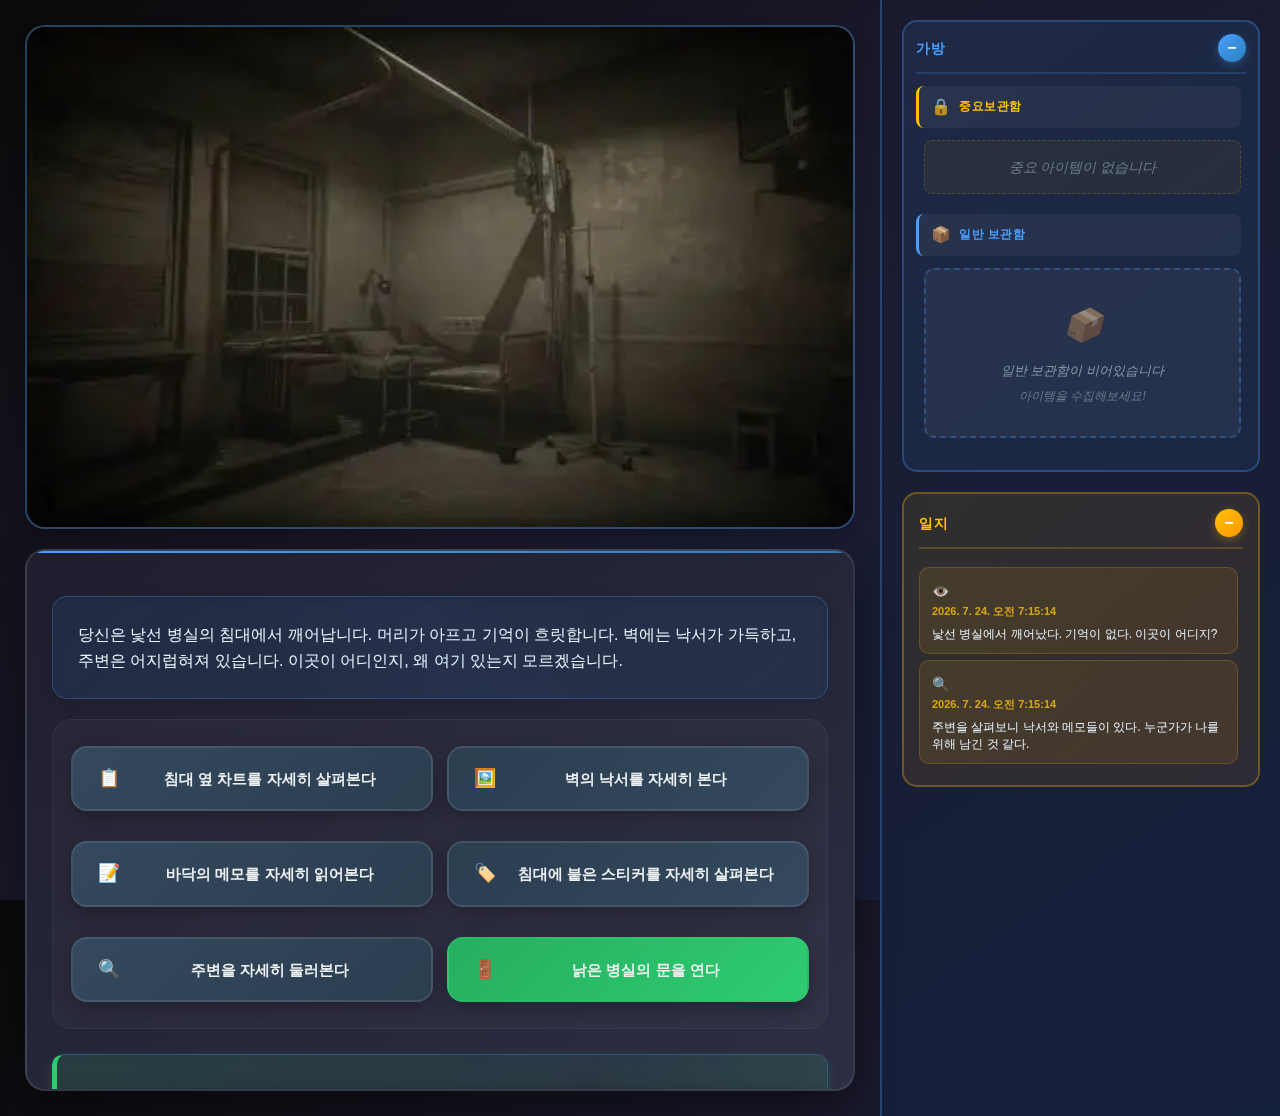
<file: escape/rooms1/index.html>
<!DOCTYPE html>
<html lang="ko">
<head>
  <meta charset="UTF-8" />
  <meta name="viewport" content="width=device-width, initial-scale=1.0" />
  <title>첫 번째 방 - 기억의 방</title>
  <link rel="stylesheet" href="../style.css" />
  <script src="../inventory.js"></script>
  <script src="../journal.js"></script>
</head>
<body>
  <div class="game-layout">
    <!-- 왼쪽 게임 영역 -->
    <div class="game-area">
      <!-- 그림 영역 -->
      <div class="image-area">
        <img src="../IMG/낡은병실.png" alt="낡은 병실" style="width: 100%; height: 100%; object-fit: cover; border-radius: 10px;">
      </div>

      <!-- 게임 컨테이너 -->
      <div id="game-container">
        <div id="scene-text">
          당신은 낯선 병실의 침대에서 깨어납니다. 머리가 아프고 기억이 흐릿합니다. 
          벽에는 낙서가 가득하고, 주변은 어지럽혀져 있습니다. 이곳이 어디인지, 왜 여기 있는지 모르겠습니다.
        </div>
        
        <div id="options">
          <button onclick="inspect('chart')" class="game-button">
            <span class="button-icon">📋</span>
            <span class="button-text">침대 옆 차트를 자세히 살펴본다</span>
          </button>
          <button onclick="inspect('wall')" class="game-button">
            <span class="button-icon">🖼️</span>
            <span class="button-text">벽의 낙서를 자세히 본다</span>
          </button>
          <button onclick="inspect('memo')" class="game-button">
            <span class="button-icon">📝</span>
            <span class="button-text">바닥의 메모를 자세히 읽어본다</span>
          </button>
          <button onclick="inspect('sticker')" class="game-button">
            <span class="button-icon">🏷️</span>
            <span class="button-text">침대에 붙은 스티커를 자세히 살펴본다</span>
          </button>
          <button onclick="inspect('random')" class="game-button">
            <span class="button-icon">🔍</span>
            <span class="button-text">주변을 자세히 둘러본다</span>
          </button>
          <button onclick="showCodeInput()" class="game-button primary">
            <span class="button-icon">🚪</span>
            <span class="button-text">낡은 병실의 문을 연다</span>
          </button>
        </div>

        <div id="code-input" style="display: none;">
          <div class="code-container">
            <h3 style="color: #4a9eff; margin-bottom: 15px;">🔐 비밀번호 입력</h3>
            <p style="margin-bottom: 20px; color: #e8f4fd;">발견한 단서들을 조합하여 4자리 비밀번호를 입력하세요:</p>
            <input type="text" id="code" placeholder="4자리 비밀번호를 입력하세요" maxlength="4" class="code-input" />
            <div class="code-buttons">
              <button onclick="submitCode()" class="game-button primary">확인</button>
              <button onclick="cancelCodeInput()" class="game-button secondary">취소</button>
            </div>
          </div>
        </div>

        <div id="message" class="message-display"></div>
      </div>
    </div>

    <!-- 오른쪽 사이드바 -->
    <div class="sidebar">
      <!-- 인벤토리와 일지가 여기에 자동으로 추가됩니다 -->
    </div>
  </div>

  <style>
    .game-button {
      display: flex;
      align-items: center;
      gap: 12px;
      background: linear-gradient(135deg, rgba(74, 158, 255, 0.2) 0%, rgba(41, 128, 185, 0.2) 100%);
      border: 2px solid rgba(74, 158, 255, 0.4);
      border-radius: 12px;
      padding: 16px 20px;
      color: #e8f4fd;
      cursor: pointer;
      font-size: 15px;
      font-weight: 600;
      transition: all 0.3s ease;
      margin: 8px 0;
      width: 100%;
      text-align: left;
    }

    .game-button:hover {
      background: linear-gradient(135deg, rgba(74, 158, 255, 0.3) 0%, rgba(41, 128, 185, 0.3) 100%);
      border-color: rgba(74, 158, 255, 0.6);
      transform: translateY(-2px);
      box-shadow: 0 5px 15px rgba(74, 158, 255, 0.3);
    }

    .game-button.primary {
      background: linear-gradient(135deg, #4a9eff 0%, #2980b9 100%);
      border-color: #4a9eff;
      color: white;
      text-align: center;
      justify-content: center;
    }

    .game-button.primary:hover {
      background: linear-gradient(135deg, #5ba9ff 0%, #3a90ca 100%);
      transform: translateY(-2px);
      box-shadow: 0 5px 20px rgba(74, 158, 255, 0.4);
    }

    .game-button.secondary {
      background: linear-gradient(135deg, rgba(108, 117, 125, 0.2) 0%, rgba(73, 80, 87, 0.2) 100%);
      border-color: rgba(108, 117, 125, 0.4);
    }

    .game-button.secondary:hover {
      background: linear-gradient(135deg, rgba(108, 117, 125, 0.3) 0%, rgba(73, 80, 87, 0.3) 100%);
      border-color: rgba(108, 117, 125, 0.6);
    }

    .button-icon {
      font-size: 18px;
      min-width: 24px;
    }

    .button-text {
      flex: 1;
    }

    .code-container {
      background: linear-gradient(145deg, rgba(26, 26, 46, 0.9) 0%, rgba(22, 33, 62, 0.9) 100%);
      border: 2px solid rgba(74, 158, 255, 0.4);
      border-radius: 20px;
      padding: 30px;
      margin: 20px 0;
      backdrop-filter: blur(15px);
      text-align: center;
    }

    .code-input {
      padding: 15px 20px;
      font-size: 18px;
      border: 2px solid #4a9eff;
      border-radius: 12px;
      background: rgba(74, 158, 255, 0.1);
      color: #e8f4fd;
      text-align: center;
      width: 250px;
      margin-bottom: 20px;
      transition: all 0.3s ease;
    }

    .code-input:focus {
      outline: none;
      border-color: #5ba9ff;
      box-shadow: 0 0 15px rgba(74, 158, 255, 0.4);
      transform: scale(1.02);
    }

    .code-buttons {
      display: flex;
      gap: 15px;
      justify-content: center;
    }

    .code-buttons .game-button {
      width: auto;
      min-width: 120px;
    }

    .message-display {
      background: linear-gradient(135deg, rgba(74, 158, 255, 0.1) 0%, rgba(41, 128, 185, 0.1) 100%);
      border: 1px solid rgba(74, 158, 255, 0.3);
      border-radius: 15px;
      padding: 20px;
      margin: 20px 0;
      text-align: center;
      color: #4a9eff;
      font-weight: 600;
      min-height: 20px;
      backdrop-filter: blur(10px);
    }

    #scene-text {
      background: linear-gradient(135deg, rgba(74, 158, 255, 0.1) 0%, rgba(41, 128, 185, 0.1) 100%);
      border: 1px solid rgba(74, 158, 255, 0.3);
      border-radius: 15px;
      padding: 25px;
      margin: 20px 0;
      color: #e8f4fd;
      font-size: 16px;
      line-height: 1.6;
      backdrop-filter: blur(10px);
    }
  </style>

  <script src="main.js"></script>
</body>
</html>
</file>
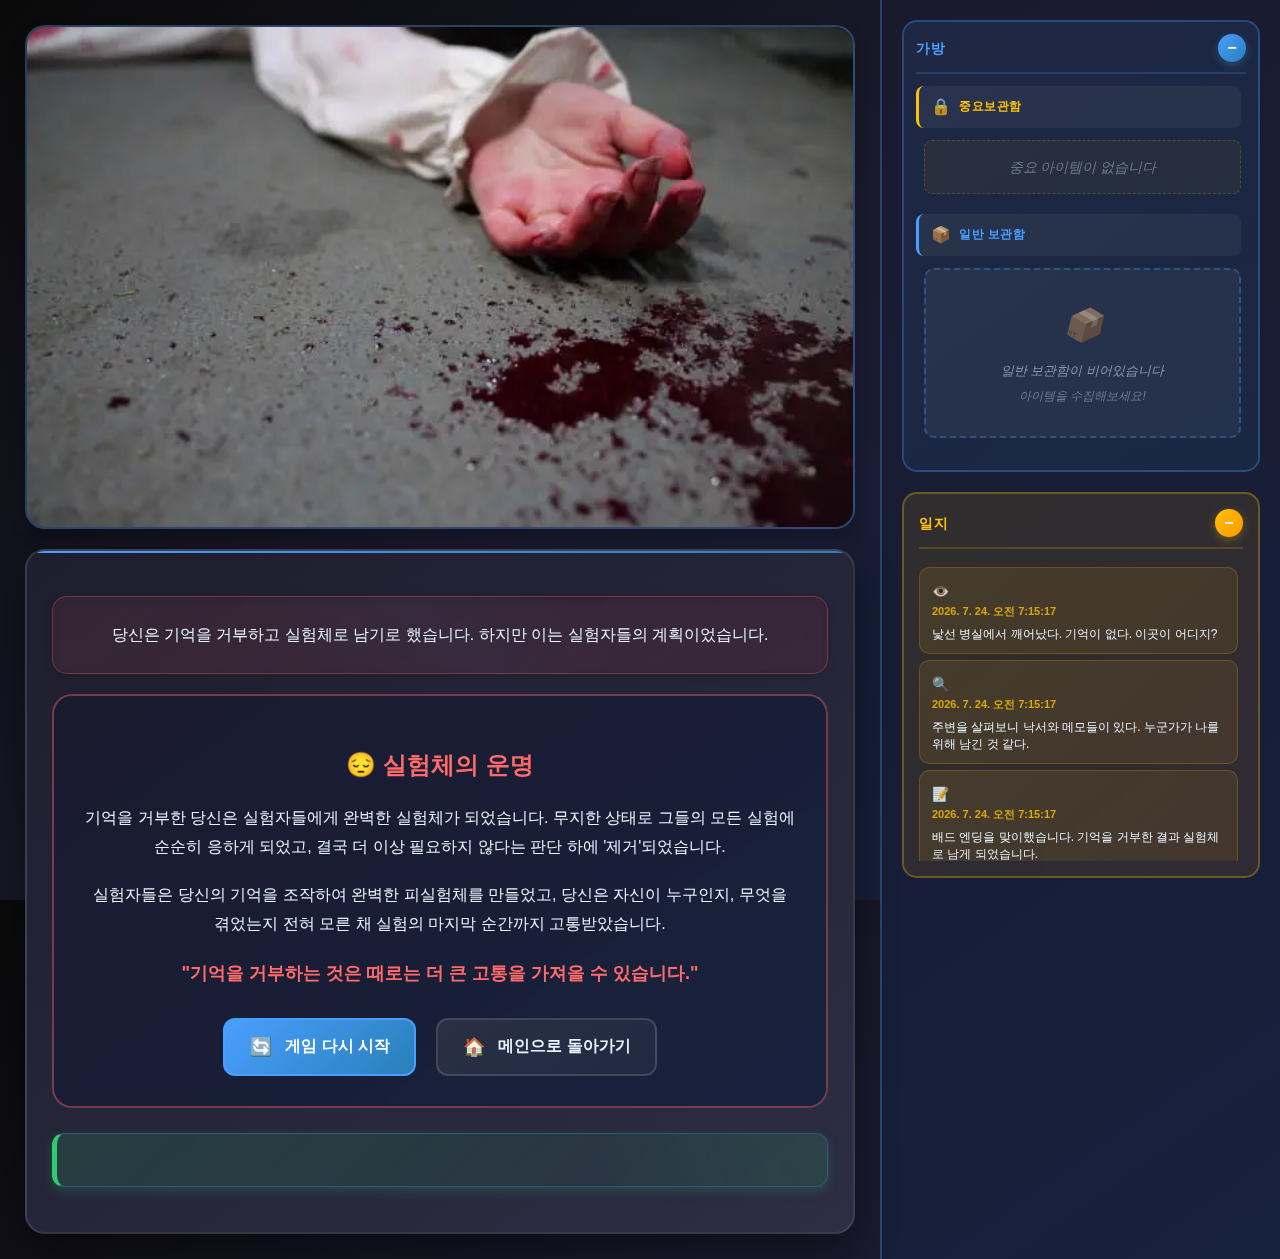
<file: escape/endings/bad_ending.html>
<!DOCTYPE html>
<html lang="ko">
<head>
  <meta charset="UTF-8" />
  <meta name="viewport" content="width=device-width, initial-scale=1.0" />
  <title>배드 엔딩 - 실험체의 운명</title>
  <link rel="stylesheet" href="../style.css" />
  <script src="../inventory.js"></script>
  <script src="../journal.js"></script>
</head>
<body>
  <div class="game-layout">
    <!-- 왼쪽 게임 영역 -->
    <div class="game-area">
      <!-- 그림 영역 -->
      <div class="image-area">
        <img src="../IMG/배드엔딩.png" alt="배드 엔딩" style="width: 100%; height: 100%; object-fit: cover; border-radius: 10px;">
      </div>

      <!-- 게임 컨테이너 -->
      <div id="game-container">
        <div id="scene-text">
          당신은 기억을 거부하고 실험체로 남기로 했습니다. 하지만 이는 실험자들의 계획이었습니다.
        </div>

        <div class="ending-content">
          <div class="ending-text">
            <h2 style="color: #ff6b6b; margin-bottom: 20px;">😔 실험체의 운명</h2>
            <p style="color: #e8f4fd; line-height: 1.8; margin-bottom: 20px;">
              기억을 거부한 당신은 실험자들에게 완벽한 실험체가 되었습니다. 
              무지한 상태로 그들의 모든 실험에 순순히 응하게 되었고, 
              결국 더 이상 필요하지 않다는 판단 하에 '제거'되었습니다.
            </p>
            <p style="color: #e8f4fd; line-height: 1.8; margin-bottom: 20px;">
              실험자들은 당신의 기억을 조작하여 완벽한 피실험체를 만들었고, 
              당신은 자신이 누구인지, 무엇을 겪었는지 전혀 모른 채 
              실험의 마지막 순간까지 고통받았습니다.
            </p>
            <p style="color: #ff6b6b; font-weight: 600; font-size: 18px;">
              "기억을 거부하는 것은 때로는 더 큰 고통을 가져올 수 있습니다."
            </p>
          </div>

          <div class="ending-actions">
            <button onclick="restartGame()" class="game-button primary">
              <span class="button-icon">🔄</span>
              <span class="button-text">게임 다시 시작</span>
            </button>
            <button onclick="goToMain()" class="game-button secondary">
              <span class="button-icon">🏠</span>
              <span class="button-text">메인으로 돌아가기</span>
            </button>
          </div>
        </div>

        <div id="message" class="message-display"></div>
      </div>
    </div>

    <!-- 오른쪽 사이드바 -->
    <div class="sidebar">
      <!-- 인벤토리와 일지가 여기에 자동으로 추가됩니다 -->
    </div>
  </div>

  <style>
    .ending-content {
      background: linear-gradient(145deg, rgba(26, 26, 46, 0.9) 0%, rgba(22, 33, 62, 0.9) 100%);
      border: 2px solid rgba(255, 107, 107, 0.4);
      border-radius: 20px;
      padding: 30px;
      margin: 20px 0;
      backdrop-filter: blur(15px);
    }

    .ending-text {
      text-align: center;
      margin-bottom: 30px;
    }

    .ending-actions {
      display: flex;
      gap: 20px;
      justify-content: center;
      flex-wrap: wrap;
    }

    .game-button {
      display: flex;
      align-items: center;
      gap: 12px;
      background: linear-gradient(135deg, rgba(74, 158, 255, 0.2) 0%, rgba(41, 128, 185, 0.2) 100%);
      border: 2px solid rgba(74, 158, 255, 0.4);
      border-radius: 12px;
      padding: 16px 24px;
      color: #e8f4fd;
      cursor: pointer;
      font-size: 16px;
      font-weight: 600;
      transition: all 0.3s ease;
      min-width: 180px;
      justify-content: center;
    }

    .game-button:hover {
      background: linear-gradient(135deg, rgba(74, 158, 255, 0.3) 0%, rgba(41, 128, 185, 0.3) 100%);
      border-color: rgba(74, 158, 255, 0.6);
      transform: translateY(-2px);
      box-shadow: 0 5px 15px rgba(74, 158, 255, 0.3);
    }

    .game-button.primary {
      background: linear-gradient(135deg, #4a9eff 0%, #2980b9 100%);
      border-color: #4a9eff;
      color: white;
    }

    .game-button.primary:hover {
      background: linear-gradient(135deg, #5ba9ff 0%, #3a90ca 100%);
      transform: translateY(-2px);
      box-shadow: 0 5px 20px rgba(74, 158, 255, 0.4);
    }

    .game-button.secondary {
      background: linear-gradient(135deg, rgba(108, 117, 125, 0.2) 0%, rgba(73, 80, 87, 0.2) 100%);
      border-color: rgba(108, 117, 125, 0.4);
    }

    .game-button.secondary:hover {
      background: linear-gradient(135deg, rgba(108, 117, 125, 0.3) 0%, rgba(73, 80, 87, 0.3) 100%);
      border-color: rgba(108, 117, 125, 0.6);
    }

    .button-icon {
      font-size: 18px;
      min-width: 24px;
    }

    .button-text {
      font-size: 16px;
    }

    .message-display {
      background: linear-gradient(135deg, rgba(74, 158, 255, 0.1) 0%, rgba(41, 128, 185, 0.1) 100%);
      border: 1px solid rgba(74, 158, 255, 0.3);
      border-radius: 15px;
      padding: 20px;
      margin: 20px 0;
      text-align: center;
      color: #4a9eff;
      font-weight: 600;
      min-height: 20px;
      backdrop-filter: blur(10px);
    }

    #scene-text {
      background: linear-gradient(135deg, rgba(255, 107, 107, 0.1) 0%, rgba(220, 53, 69, 0.1) 100%);
      border: 1px solid rgba(255, 107, 107, 0.3);
      border-radius: 15px;
      padding: 25px;
      margin: 20px 0;
      color: #e8f4fd;
      font-size: 16px;
      line-height: 1.6;
      backdrop-filter: blur(10px);
      text-align: center;
    }

    .fade-in {
      animation: fadeIn 1.5s ease-out;
    }

    @keyframes fadeIn {
      from {
        opacity: 0;
        transform: translateY(20px);
      }
      to {
        opacity: 1;
        transform: translateY(0);
      }
    }
  </style>

  <script>
    function restartGame() {
      // 게임 데이터 초기화
      localStorage.clear();
      
      // 메인 페이지로 이동
      window.location.href = '../rooms1/index.html';
    }

    function goToMain() {
      // 메인 페이지로 이동 (데이터 유지)
      window.location.href = '../rooms1/index.html';
    }

    // 페이지 로드 시 초기화
    document.addEventListener('DOMContentLoaded', () => {
      // 일반 아이템만 초기화 (중요 아이템은 유지)
      if (window.inventory) {
        window.inventory.clearNormalInventory();
      }
      
      addJournalEntry('배드 엔딩을 맞이했습니다. 기억을 거부한 결과 실험체로 남게 되었습니다.', 'ending');
      
      // 페이드인 효과 적용
      const endingContent = document.querySelector('.ending-content');
      endingContent.classList.add('fade-in');
    });
  </script>
</body>
</html>
</file>
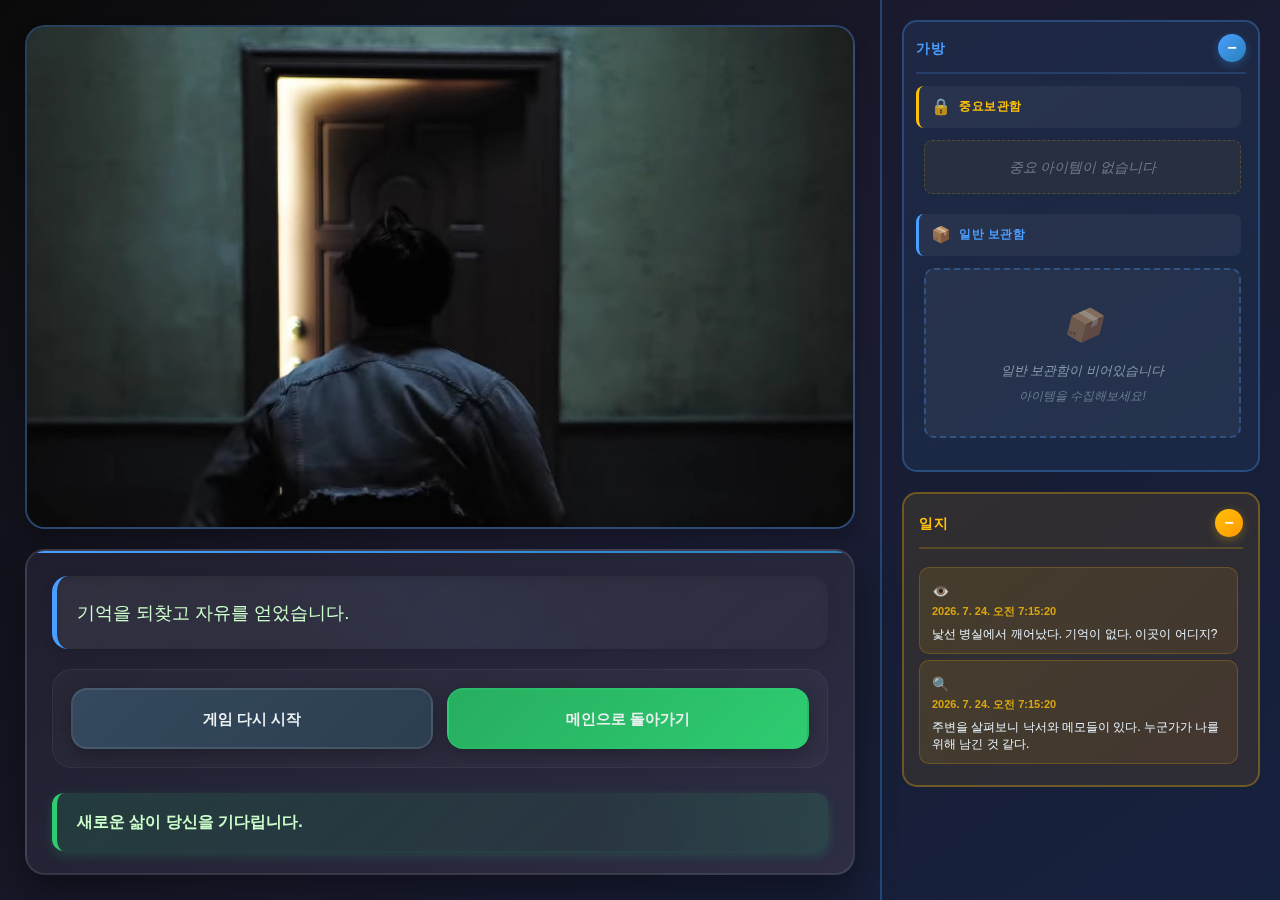
<file: escape/endings/happy_ending.html>
<!DOCTYPE html>
<html lang="ko">
<head>
  <meta charset="UTF-8" />
  <meta name="viewport" content="width=device-width, initial-scale=1.0" />
  <title>해피 엔딩 - 자유의 시작</title>
  <link rel="stylesheet" href="../style.css" />
  <script src="../inventory.js"></script>
  <script src="../journal.js"></script>
</head>
<body>
  <div class="game-layout">
    <!-- 왼쪽 게임 영역 -->
    <div class="game-area">
      <!-- 그림 영역 -->
      <div class="image-area">
        <img src="../IMG/해피엔딩.jpg" alt="해피 엔딩" style="width: 100%; height: 100%; object-fit: cover; border-radius: 10px;">
      </div>

      <!-- 게임 컨테이너 -->
      <div id="game-container">
        <div id="scene-text" style="color: #ccffcc;">
          기억을 되찾고 자유를 얻었습니다.
        </div>
        
        <div id="options">
          <button onclick="restartGame()">게임 다시 시작</button>
          <button onclick="goToMain()">메인으로 돌아가기</button>
        </div>

        <div id="message" style="color: #ccffcc;">
          새로운 삶이 당신을 기다립니다.
        </div>
      </div>
    </div>

    <!-- 오른쪽 사이드바 -->
    <div class="sidebar">
      <!-- 인벤토리와 일지가 여기에 자동으로 추가됩니다 -->
    </div>
  </div>

  <script>
    function restartGame() {
      if (confirm('정말로 게임을 다시 시작하시겠습니까?')) {
        // 게임 데이터 초기화
        localStorage.removeItem('escapeGameImportantItems');
        window.location.href = '../rooms1/index.html';
      }
    }

    function goToMain() {
      window.location.href = '../rooms1/index.html';
    }
  </script>
</body>
</html>
</file>
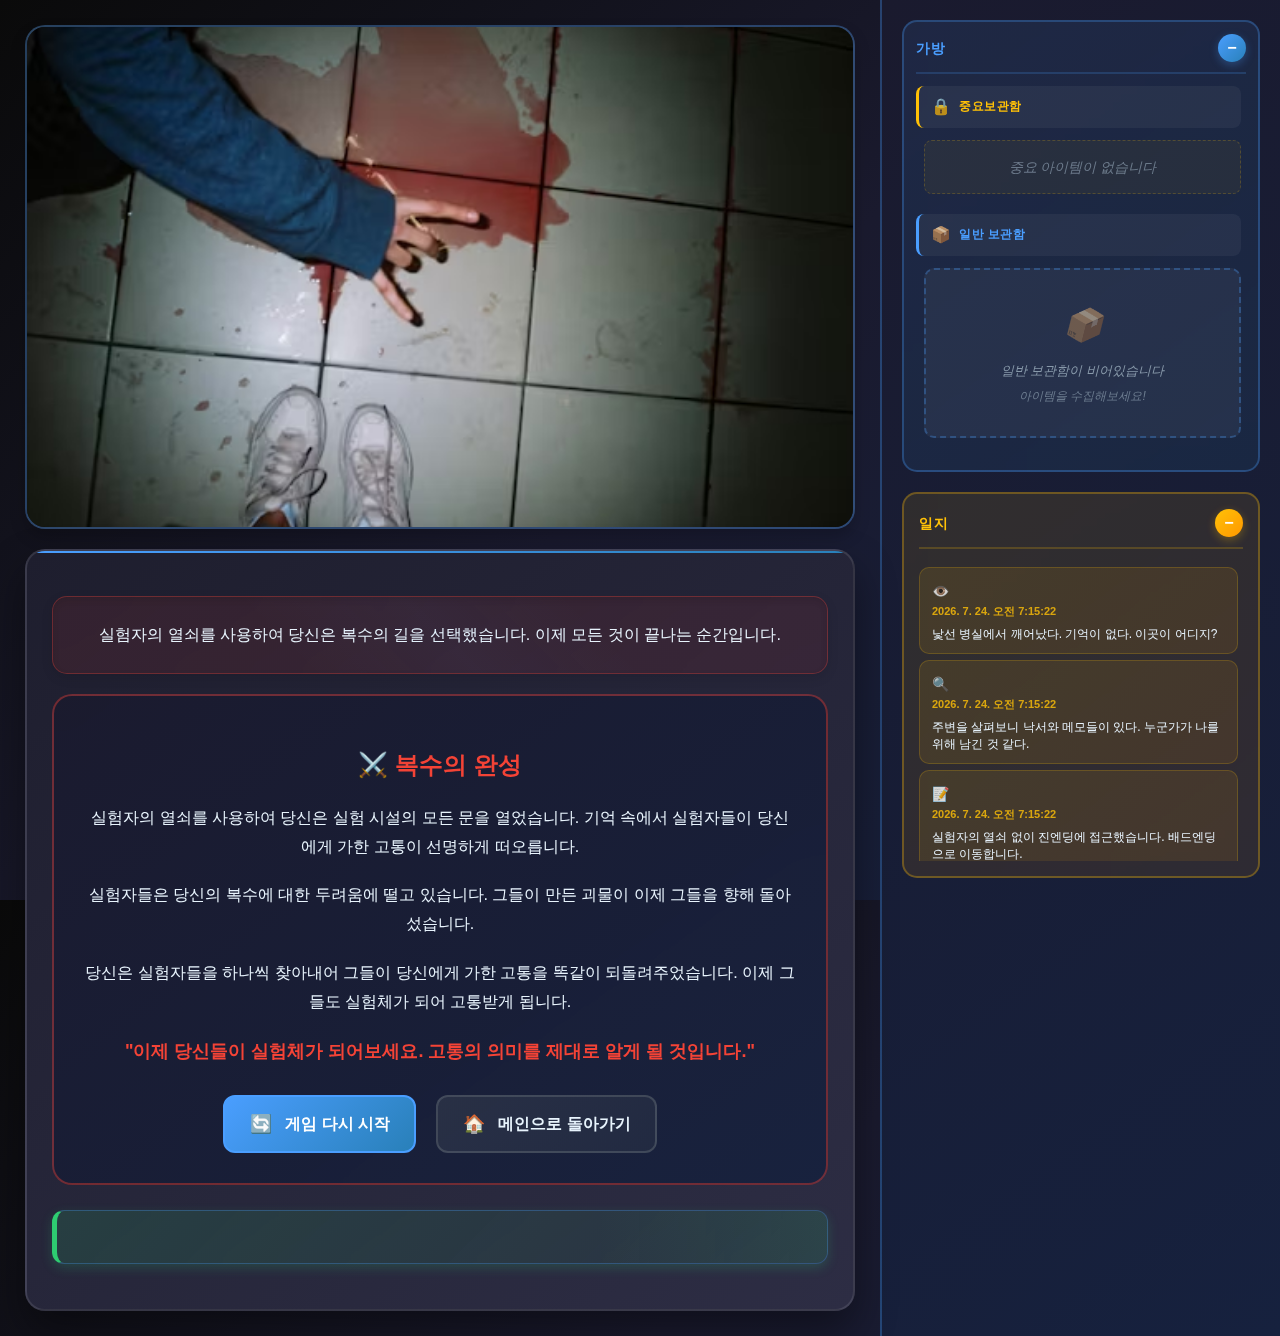
<file: escape/endings/true_ending.html>
<!DOCTYPE html>
<html lang="ko">
<head>
  <meta charset="UTF-8" />
  <meta name="viewport" content="width=device-width, initial-scale=1.0" />
  <title>진엔딩 - 복수의 완성</title>
  <link rel="stylesheet" href="../style.css" />
  <script src="../inventory.js"></script>
  <script src="../journal.js"></script>
</head>
<body>
  <div class="game-layout">
    <!-- 왼쪽 게임 영역 -->
    <div class="game-area">
      <!-- 그림 영역 -->
      <div class="image-area">
        <img src="../IMG/트루엔딩.png" alt="진 엔딩" style="width: 100%; height: 100%; object-fit: cover; border-radius: 10px;">
      </div>

      <!-- 게임 컨테이너 -->
      <div id="game-container">
        <div id="scene-text">
          실험자의 열쇠를 사용하여 당신은 복수의 길을 선택했습니다. 이제 모든 것이 끝나는 순간입니다.
        </div>

        <div class="ending-content">
          <div class="ending-text">
            <h2 style="color: #f44336; margin-bottom: 20px;">⚔️ 복수의 완성</h2>
            <p style="color: #e8f4fd; line-height: 1.8; margin-bottom: 20px;">
              실험자의 열쇠를 사용하여 당신은 실험 시설의 모든 문을 열었습니다. 
              기억 속에서 실험자들이 당신에게 가한 고통이 선명하게 떠오릅니다.
            </p>
            <p style="color: #e8f4fd; line-height: 1.8; margin-bottom: 20px;">
              실험자들은 당신의 복수에 대한 두려움에 떨고 있습니다. 
              그들이 만든 괴물이 이제 그들을 향해 돌아섰습니다.
            </p>
            <p style="color: #e8f4fd; line-height: 1.8; margin-bottom: 20px;">
              당신은 실험자들을 하나씩 찾아내어 그들이 당신에게 가한 고통을 
              똑같이 되돌려주었습니다. 이제 그들도 실험체가 되어 고통받게 됩니다.
            </p>
            <p style="color: #f44336; font-weight: 600; font-size: 18px;">
              "이제 당신들이 실험체가 되어보세요. 고통의 의미를 제대로 알게 될 것입니다."
            </p>
          </div>

          <div class="ending-actions">
            <button onclick="restartGame()" class="game-button primary">
              <span class="button-icon">🔄</span>
              <span class="button-text">게임 다시 시작</span>
            </button>
            <button onclick="goToMain()" class="game-button secondary">
              <span class="button-icon">🏠</span>
              <span class="button-text">메인으로 돌아가기</span>
            </button>
          </div>
        </div>

        <div id="message" class="message-display"></div>
      </div>
    </div>

    <!-- 오른쪽 사이드바 -->
    <div class="sidebar">
      <!-- 인벤토리와 일지가 여기에 자동으로 추가됩니다 -->
    </div>
  </div>

  <style>
    .ending-content {
      background: linear-gradient(145deg, rgba(26, 26, 46, 0.9) 0%, rgba(22, 33, 62, 0.9) 100%);
      border: 2px solid rgba(244, 67, 54, 0.4);
      border-radius: 20px;
      padding: 30px;
      margin: 20px 0;
      backdrop-filter: blur(15px);
    }

    .ending-text {
      text-align: center;
      margin-bottom: 30px;
    }

    .ending-actions {
      display: flex;
      gap: 20px;
      justify-content: center;
      flex-wrap: wrap;
    }

    .game-button {
      display: flex;
      align-items: center;
      gap: 12px;
      background: linear-gradient(135deg, rgba(74, 158, 255, 0.2) 0%, rgba(41, 128, 185, 0.2) 100%);
      border: 2px solid rgba(74, 158, 255, 0.4);
      border-radius: 12px;
      padding: 16px 24px;
      color: #e8f4fd;
      cursor: pointer;
      font-size: 16px;
      font-weight: 600;
      transition: all 0.3s ease;
      min-width: 180px;
      justify-content: center;
    }

    .game-button:hover {
      background: linear-gradient(135deg, rgba(74, 158, 255, 0.3) 0%, rgba(41, 128, 185, 0.3) 100%);
      border-color: rgba(74, 158, 255, 0.6);
      transform: translateY(-2px);
      box-shadow: 0 5px 15px rgba(74, 158, 255, 0.3);
    }

    .game-button.primary {
      background: linear-gradient(135deg, #4a9eff 0%, #2980b9 100%);
      border-color: #4a9eff;
      color: white;
    }

    .game-button.primary:hover {
      background: linear-gradient(135deg, #5ba9ff 0%, #3a90ca 100%);
      transform: translateY(-2px);
      box-shadow: 0 5px 20px rgba(74, 158, 255, 0.4);
    }

    .game-button.secondary {
      background: linear-gradient(135deg, rgba(108, 117, 125, 0.2) 0%, rgba(73, 80, 87, 0.2) 100%);
      border-color: rgba(108, 117, 125, 0.4);
    }

    .game-button.secondary:hover {
      background: linear-gradient(135deg, rgba(108, 117, 125, 0.3) 0%, rgba(73, 80, 87, 0.3) 100%);
      border-color: rgba(108, 117, 125, 0.6);
    }

    .button-icon {
      font-size: 18px;
      min-width: 24px;
    }

    .button-text {
      font-size: 16px;
    }

    .message-display {
      background: linear-gradient(135deg, rgba(74, 158, 255, 0.1) 0%, rgba(41, 128, 185, 0.1) 100%);
      border: 1px solid rgba(74, 158, 255, 0.3);
      border-radius: 15px;
      padding: 20px;
      margin: 20px 0;
      text-align: center;
      color: #4a9eff;
      font-weight: 600;
      min-height: 20px;
      backdrop-filter: blur(10px);
    }

    #scene-text {
      background: linear-gradient(135deg, rgba(244, 67, 54, 0.1) 0%, rgba(211, 47, 47, 0.1) 100%);
      border: 1px solid rgba(244, 67, 54, 0.3);
      border-radius: 15px;
      padding: 25px;
      margin: 20px 0;
      color: #e8f4fd;
      font-size: 16px;
      line-height: 1.6;
      backdrop-filter: blur(10px);
      text-align: center;
    }

    .fade-in {
      animation: fadeIn 1.5s ease-out;
    }

    @keyframes fadeIn {
      from {
        opacity: 0;
        transform: translateY(20px);
      }
      to {
        opacity: 1;
        transform: translateY(0);
      }
    }
  </style>

  <script>
    function restartGame() {
      // 게임 데이터 초기화
      localStorage.clear();
      
      // 메인 페이지로 이동
      window.location.href = '../rooms1/index.html';
    }

    function goToMain() {
      // 메인 페이지로 이동 (데이터 유지)
      window.location.href = '../rooms1/index.html';
    }

    // 페이지 로드 시 초기화
    document.addEventListener('DOMContentLoaded', () => {
      // 일반 아이템만 초기화 (중요 아이템은 유지)
      if (window.inventory) {
        window.inventory.clearNormalInventory();
      }
      
      // 실험자의 열쇠가 있는지 확인
      if (hasInImportantInventory('실험자의 열쇠')) {
        addJournalEntry('진엔딩을 맞이했습니다. 실험자의 열쇠를 사용하여 복수에 성공했습니다.', 'ending');
      } else {
        // 열쇠가 없으면 배드엔딩으로 리다이렉트
        addJournalEntry('실험자의 열쇠 없이 진엔딩에 접근했습니다. 배드엔딩으로 이동합니다.', 'ending');
        setTimeout(() => {
          window.location.href = 'bad_ending.html';
        }, 2000);
        return;
      }
      
      // 페이드인 효과 적용
      const endingContent = document.querySelector('.ending-content');
      endingContent.classList.add('fade-in');
    });
  </script>
</body>
</html>
</file>
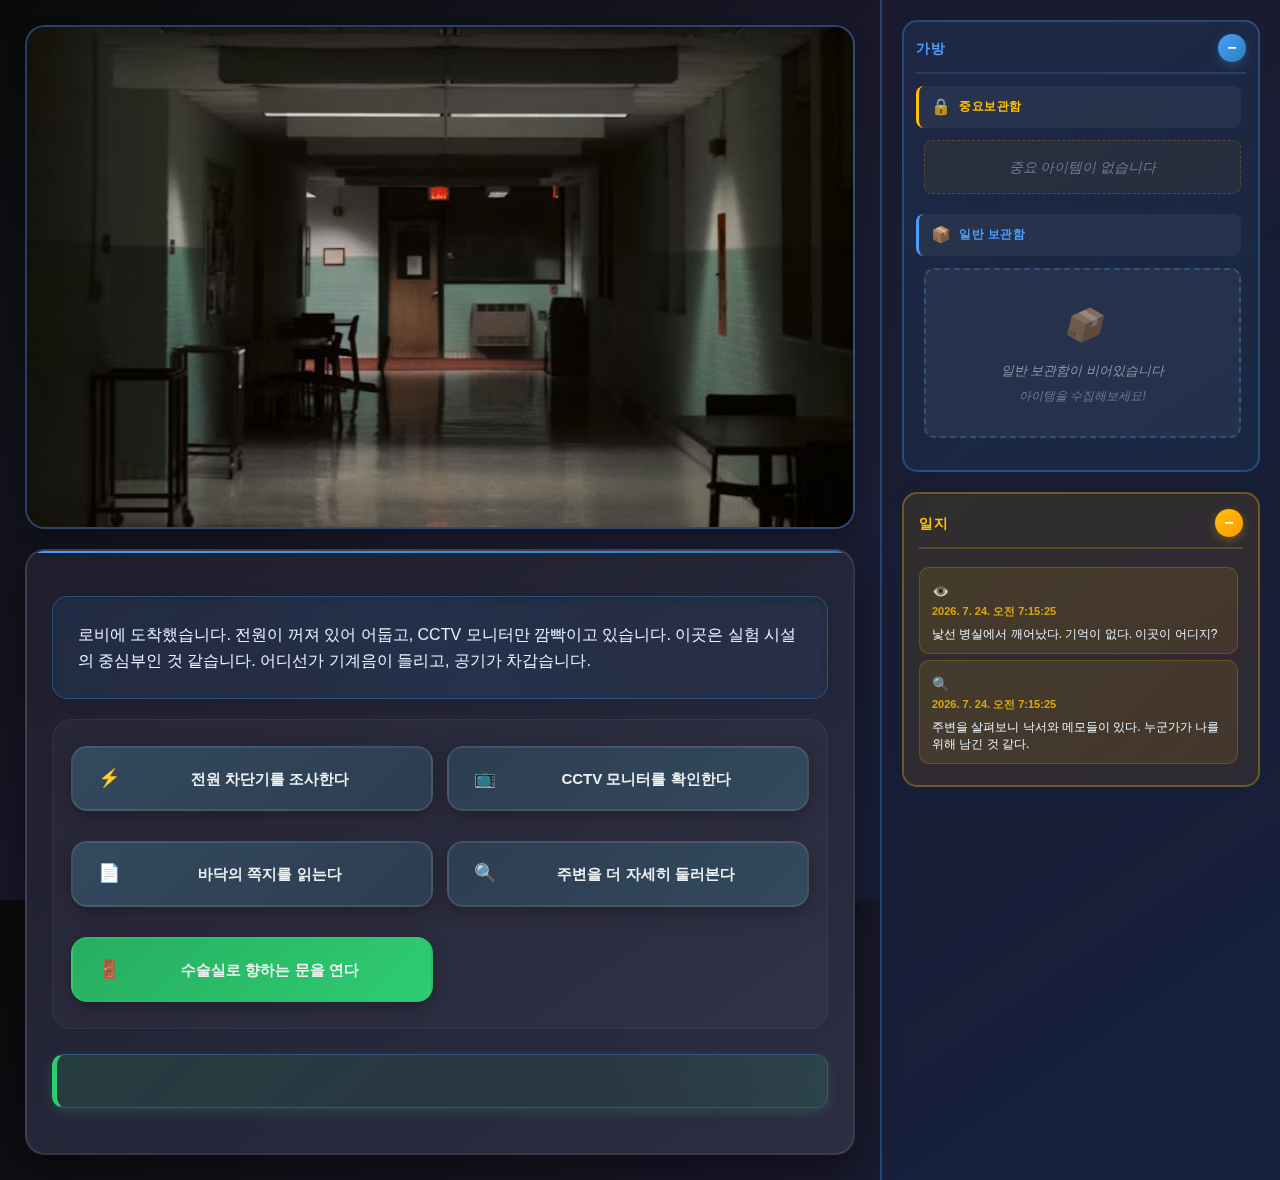
<file: escape/rooms2/lobby.html>
<!DOCTYPE html>
<html lang="ko">
<head>
  <meta charset="UTF-8" />
  <meta name="viewport" content="width=device-width, initial-scale=1.0" />
  <title>두 번째 방 - 로비</title>
  <link rel="stylesheet" href="../style.css" />
  <script src="../inventory.js"></script>
  <script src="../journal.js"></script>
</head>
<body>
  <div class="game-layout">
    <!-- 왼쪽 게임 영역 -->
    <div class="game-area">
      <!-- 그림 영역 -->
      <div class="image-area">
        <img src="../IMG/로비.png" alt="로비" style="width: 100%; height: 100%; object-fit: cover; border-radius: 10px;">
      </div>

      <!-- 게임 컨테이너 -->
      <div id="game-container">
        <div id="scene-text">
          로비에 도착했습니다. 전원이 꺼져 있어 어둡고, CCTV 모니터만 깜빡이고 있습니다. 
          이곳은 실험 시설의 중심부인 것 같습니다. 어디선가 기계음이 들리고, 공기가 차갑습니다.
        </div>
        
        <div id="options">
          <button onclick="interact('breaker')" class="game-button">
            <span class="button-icon">⚡</span>
            <span class="button-text">전원 차단기를 조사한다</span>
          </button>
          <button onclick="interact('cctv')" class="game-button">
            <span class="button-icon">📺</span>
            <span class="button-text">CCTV 모니터를 확인한다</span>
          </button>
          <button onclick="interact('note')" class="game-button">
            <span class="button-icon">📄</span>
            <span class="button-text">바닥의 쪽지를 읽는다</span>
          </button>
          <button onclick="interact('random')" class="game-button">
            <span class="button-icon">🔍</span>
            <span class="button-text">주변을 더 자세히 둘러본다</span>
          </button>
          <button onclick="showCodeInput()" class="game-button primary">
            <span class="button-icon">🚪</span>
            <span class="button-text">수술실로 향하는 문을 연다</span>
          </button>
        </div>

        <div id="code-input" style="display: none;">
          <div class="code-container">
            <h3 style="color: #4a9eff; margin-bottom: 15px;">🔐 비밀번호 입력</h3>
            <p style="margin-bottom: 20px; color: #e8f4fd;">발견한 단서들을 조합하여 4자리 비밀번호를 입력하세요:</p>
            <input type="text" id="code" placeholder="4자리 비밀번호를 입력하세요" maxlength="4" class="code-input" />
            <div class="code-buttons">
              <button onclick="submitCode()" class="game-button primary">확인</button>
              <button onclick="cancelCodeInput()" class="game-button secondary">취소</button>
            </div>
          </div>
        </div>

        <div id="message" class="message-display"></div>
      </div>
    </div>

    <!-- 오른쪽 사이드바 -->
    <div class="sidebar">
      <!-- 인벤토리와 일지가 여기에 자동으로 추가됩니다 -->
    </div>
  </div>

  <style>
    .game-button {
      display: flex;
      align-items: center;
      gap: 12px;
      background: linear-gradient(135deg, rgba(74, 158, 255, 0.2) 0%, rgba(41, 128, 185, 0.2) 100%);
      border: 2px solid rgba(74, 158, 255, 0.4);
      border-radius: 12px;
      padding: 16px 20px;
      color: #e8f4fd;
      cursor: pointer;
      font-size: 15px;
      font-weight: 600;
      transition: all 0.3s ease;
      margin: 8px 0;
      width: 100%;
      text-align: left;
    }

    .game-button:hover {
      background: linear-gradient(135deg, rgba(74, 158, 255, 0.3) 0%, rgba(41, 128, 185, 0.3) 100%);
      border-color: rgba(74, 158, 255, 0.6);
      transform: translateY(-2px);
      box-shadow: 0 5px 15px rgba(74, 158, 255, 0.3);
    }

    .game-button.primary {
      background: linear-gradient(135deg, #4a9eff 0%, #2980b9 100%);
      border-color: #4a9eff;
      color: white;
      text-align: center;
      justify-content: center;
    }

    .game-button.primary:hover {
      background: linear-gradient(135deg, #5ba9ff 0%, #3a90ca 100%);
      transform: translateY(-2px);
      box-shadow: 0 5px 20px rgba(74, 158, 255, 0.4);
    }

    .game-button.secondary {
      background: linear-gradient(135deg, rgba(108, 117, 125, 0.2) 0%, rgba(73, 80, 87, 0.2) 100%);
      border-color: rgba(108, 117, 125, 0.4);
    }

    .game-button.secondary:hover {
      background: linear-gradient(135deg, rgba(108, 117, 125, 0.3) 0%, rgba(73, 80, 87, 0.3) 100%);
      border-color: rgba(108, 117, 125, 0.6);
    }

    .button-icon {
      font-size: 18px;
      min-width: 24px;
    }

    .button-text {
      flex: 1;
    }

    .code-container {
      background: linear-gradient(145deg, rgba(26, 26, 46, 0.9) 0%, rgba(22, 33, 62, 0.9) 100%);
      border: 2px solid rgba(74, 158, 255, 0.4);
      border-radius: 20px;
      padding: 30px;
      margin: 20px 0;
      backdrop-filter: blur(15px);
      text-align: center;
    }

    .code-input {
      padding: 15px 20px;
      font-size: 18px;
      border: 2px solid #4a9eff;
      border-radius: 12px;
      background: rgba(74, 158, 255, 0.1);
      color: #e8f4fd;
      text-align: center;
      width: 250px;
      margin-bottom: 20px;
      transition: all 0.3s ease;
    }

    .code-input:focus {
      outline: none;
      border-color: #5ba9ff;
      box-shadow: 0 0 15px rgba(74, 158, 255, 0.4);
      transform: scale(1.02);
    }

    .code-buttons {
      display: flex;
      gap: 15px;
      justify-content: center;
    }

    .code-buttons .game-button {
      width: auto;
      min-width: 120px;
    }

    .message-display {
      background: linear-gradient(135deg, rgba(74, 158, 255, 0.1) 0%, rgba(41, 128, 185, 0.1) 100%);
      border: 1px solid rgba(74, 158, 255, 0.3);
      border-radius: 15px;
      padding: 20px;
      margin: 20px 0;
      text-align: center;
      color: #4a9eff;
      font-weight: 600;
      min-height: 20px;
      backdrop-filter: blur(10px);
    }

    #scene-text {
      background: linear-gradient(135deg, rgba(74, 158, 255, 0.1) 0%, rgba(41, 128, 185, 0.1) 100%);
      border: 1px solid rgba(74, 158, 255, 0.3);
      border-radius: 15px;
      padding: 25px;
      margin: 20px 0;
      color: #e8f4fd;
      font-size: 16px;
      line-height: 1.6;
      backdrop-filter: blur(10px);
    }
  </style>

  <script src="lobby.js"></script>
</body>
</html>
</file>
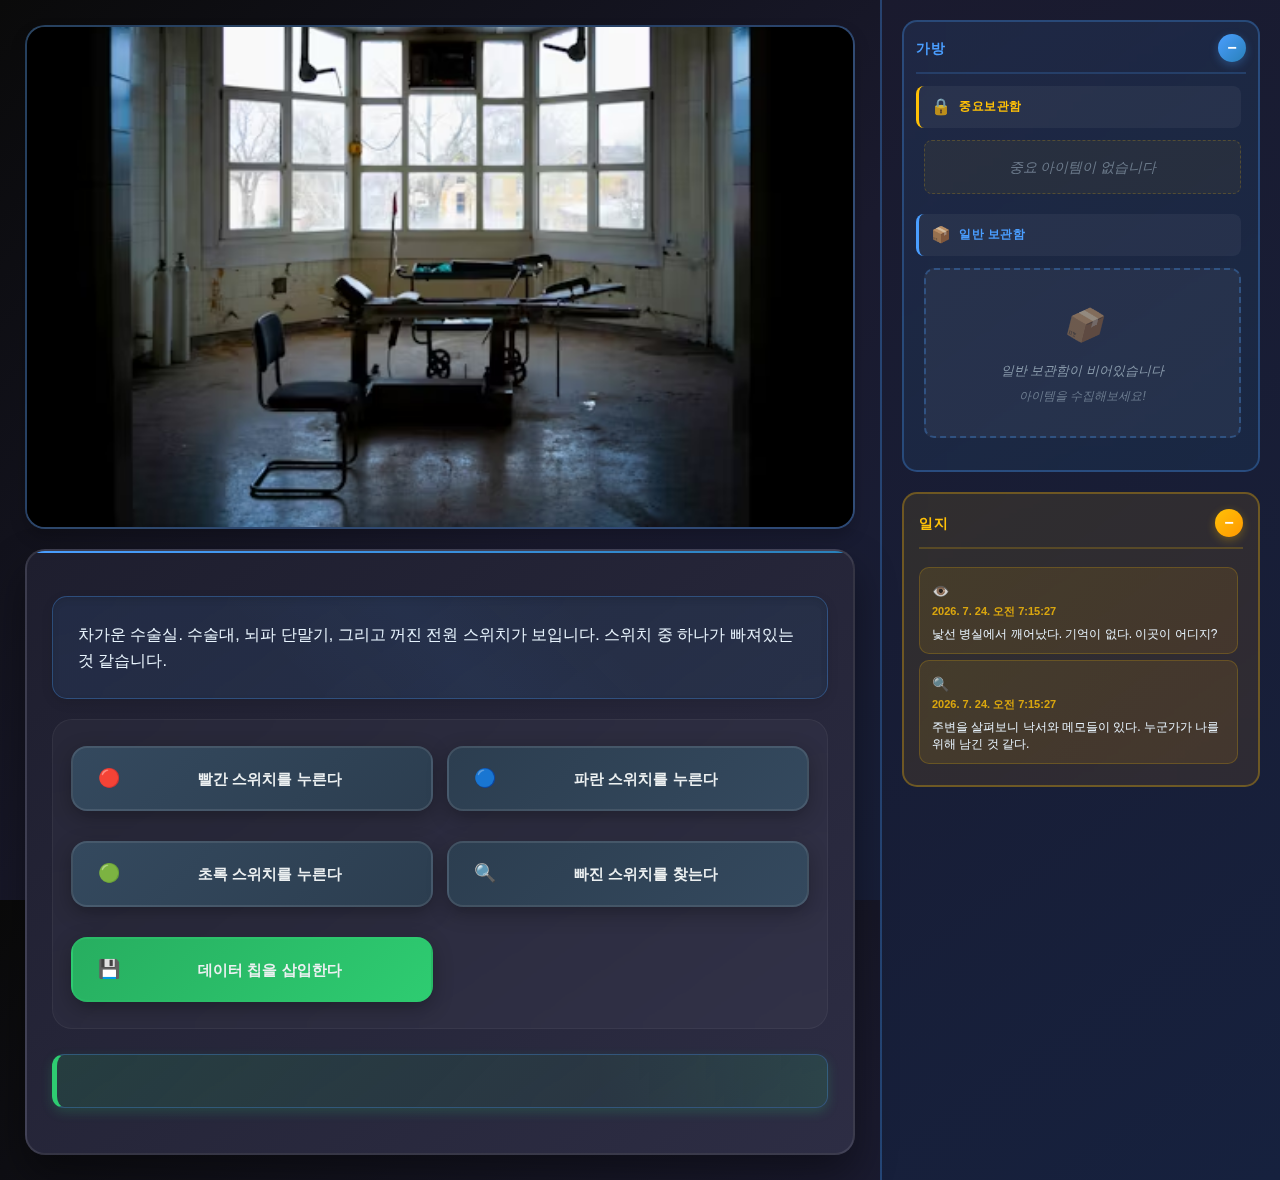
<file: escape/rooms3/surgery.html>
<!DOCTYPE html>
<html lang="ko">
<head>
  <meta charset="UTF-8" />
  <meta name="viewport" content="width=device-width, initial-scale=1.0" />
  <title>세 번째 방 - 수술실</title>
  <link rel="stylesheet" href="../style.css" />
  <script src="../inventory.js"></script>
  <script src="../journal.js"></script>
</head>
<body>
  <div class="game-layout">
    <!-- 왼쪽 게임 영역 -->
    <div class="game-area">
      <!-- 그림 영역 -->
      <div class="image-area">
        <img src="../IMG/수술실.png" alt="수술실" style="width: 100%; height: 100%; object-fit: cover; border-radius: 10px;">
      </div>

      <!-- 게임 컨테이너 -->
      <div id="game-container">
        <div id="scene-text">
          차가운 수술실에 도착했습니다. 수술대, 뇌파 단말기, 그리고 꺼진 전원 스위치들이 보입니다. 
          스위치 중 하나가 빠져있는 것 같습니다. 이곳에서 무슨 일이 일어났던 걸까요?
        </div>
        
        <div id="options">
          <button onclick="toggleSwitch('red')" class="game-button">
            <span class="button-icon">🔴</span>
            <span class="button-text">빨간 스위치를 누른다</span>
          </button>
          <button onclick="toggleSwitch('blue')" class="game-button">
            <span class="button-icon">🔵</span>
            <span class="button-text">파란 스위치를 누른다</span>
          </button>
          <button onclick="toggleSwitch('green')" class="game-button">
            <span class="button-icon">🟢</span>
            <span class="button-text">초록 스위치를 누른다</span>
          </button>
          <button onclick="inspect('missingSwitch')" class="game-button">
            <span class="button-icon">🔍</span>
            <span class="button-text">빠진 스위치를 찾는다</span>
          </button>
          <button onclick="insertChip()" class="game-button primary">
            <span class="button-icon">💾</span>
            <span class="button-text">데이터 칩을 삽입한다</span>
          </button>
        </div>

        <div id="choice-buttons" style="display: none;">
          <div class="choice-container">
            <h3 style="color: #4a9eff; margin-bottom: 20px;">💭 기억의 선택</h3>
            <p style="margin-bottom: 25px; color: #e8f4fd; font-size: 16px; line-height: 1.6;">
              이 기억은 당신의 것입니까? 과거의 기억이 당신을 괴롭힙니다.
            </p>
            <div class="choice-buttons">
              <button onclick="choose('accept')" class="game-button primary">
                <span class="button-icon">✅</span>
                <span class="button-text">받아들인다</span>
              </button>
              <button onclick="choose('reject')" class="game-button secondary">
                <span class="button-icon">❌</span>
                <span class="button-text">거부한다</span>
              </button>
            </div>
          </div>
        </div>

        <div id="message" class="message-display"></div>
      </div>
    </div>

    <!-- 오른쪽 사이드바 -->
    <div class="sidebar">
      <!-- 인벤토리와 일지가 여기에 자동으로 추가됩니다 -->
    </div>
  </div>

  <style>
    .game-button {
      display: flex;
      align-items: center;
      gap: 12px;
      background: linear-gradient(135deg, rgba(74, 158, 255, 0.2) 0%, rgba(41, 128, 185, 0.2) 100%);
      border: 2px solid rgba(74, 158, 255, 0.4);
      border-radius: 12px;
      padding: 16px 20px;
      color: #e8f4fd;
      cursor: pointer;
      font-size: 15px;
      font-weight: 600;
      transition: all 0.3s ease;
      margin: 8px 0;
      width: 100%;
      text-align: left;
    }

    .game-button:hover {
      background: linear-gradient(135deg, rgba(74, 158, 255, 0.3) 0%, rgba(41, 128, 185, 0.3) 100%);
      border-color: rgba(74, 158, 255, 0.6);
      transform: translateY(-2px);
      box-shadow: 0 5px 15px rgba(74, 158, 255, 0.3);
    }

    .game-button.primary {
      background: linear-gradient(135deg, #4a9eff 0%, #2980b9 100%);
      border-color: #4a9eff;
      color: white;
      text-align: center;
      justify-content: center;
    }

    .game-button.primary:hover {
      background: linear-gradient(135deg, #5ba9ff 0%, #3a90ca 100%);
      transform: translateY(-2px);
      box-shadow: 0 5px 20px rgba(74, 158, 255, 0.4);
    }

    .game-button.secondary {
      background: linear-gradient(135deg, rgba(108, 117, 125, 0.2) 0%, rgba(73, 80, 87, 0.2) 100%);
      border-color: rgba(108, 117, 125, 0.4);
    }

    .game-button.secondary:hover {
      background: linear-gradient(135deg, rgba(108, 117, 125, 0.3) 0%, rgba(73, 80, 87, 0.3) 100%);
      border-color: rgba(108, 117, 125, 0.6);
    }

    .button-icon {
      font-size: 18px;
      min-width: 24px;
    }

    .button-text {
      flex: 1;
    }

    .choice-container {
      background: linear-gradient(145deg, rgba(26, 26, 46, 0.9) 0%, rgba(22, 33, 62, 0.9) 100%);
      border: 2px solid rgba(74, 158, 255, 0.4);
      border-radius: 20px;
      padding: 30px;
      margin: 20px 0;
      backdrop-filter: blur(15px);
      text-align: center;
    }

    .choice-buttons {
      display: flex;
      gap: 20px;
      justify-content: center;
      flex-wrap: wrap;
    }

    .choice-buttons .game-button {
      width: auto;
      min-width: 150px;
    }

    .message-display {
      background: linear-gradient(135deg, rgba(74, 158, 255, 0.1) 0%, rgba(41, 128, 185, 0.1) 100%);
      border: 1px solid rgba(74, 158, 255, 0.3);
      border-radius: 15px;
      padding: 20px;
      margin: 20px 0;
      text-align: center;
      color: #4a9eff;
      font-weight: 600;
      min-height: 20px;
      backdrop-filter: blur(10px);
    }

    #scene-text {
      background: linear-gradient(135deg, rgba(74, 158, 255, 0.1) 0%, rgba(41, 128, 185, 0.1) 100%);
      border: 1px solid rgba(74, 158, 255, 0.3);
      border-radius: 15px;
      padding: 25px;
      margin: 20px 0;
      color: #e8f4fd;
      font-size: 16px;
      line-height: 1.6;
      backdrop-filter: blur(10px);
    }
  </style>

  <script src="surgery.js"></script>
</body>
</html>
</file>
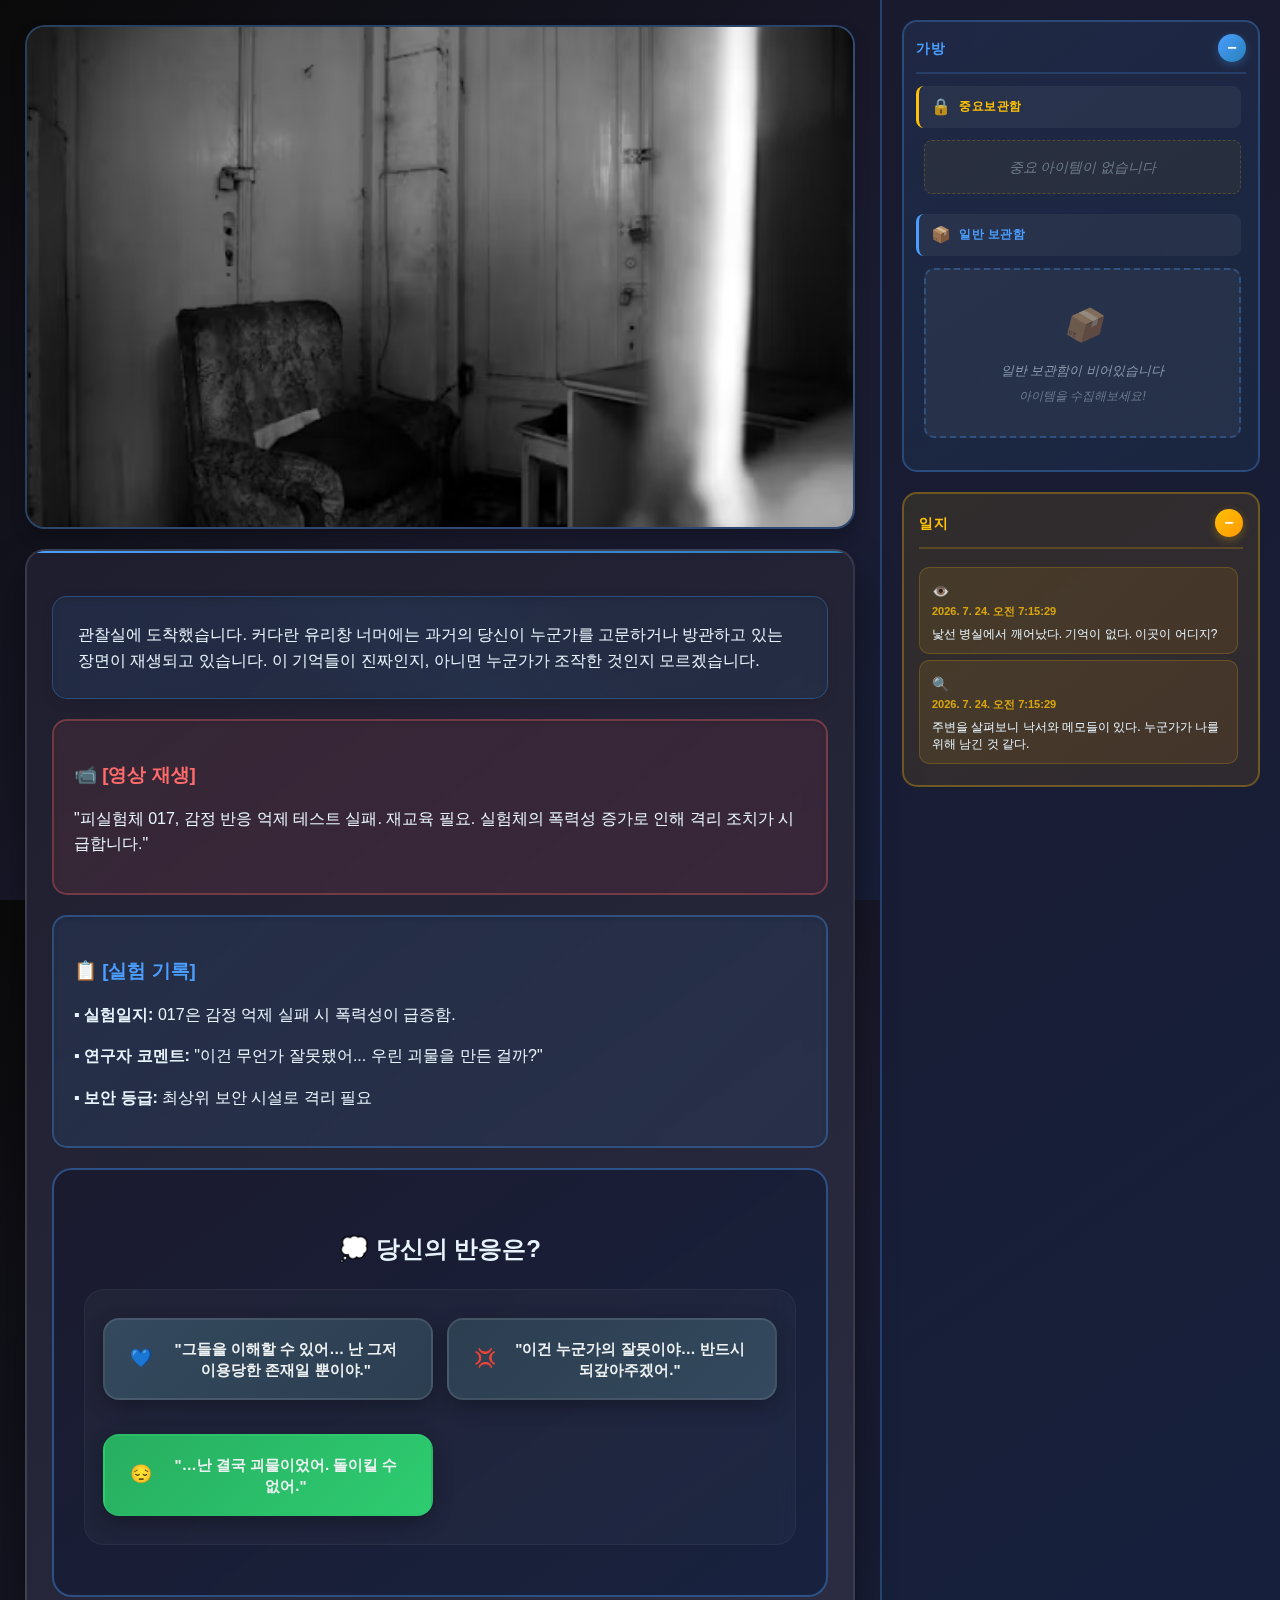
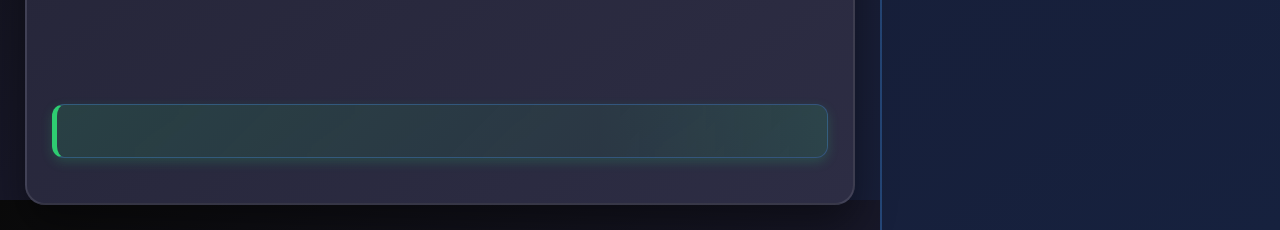
<file: escape/rooms4/observation.html>
<!DOCTYPE html>
<html lang="ko">
<head>
  <meta charset="UTF-8">
  <meta name="viewport" content="width=device-width, initial-scale=1.0" />
  <title>관찰실 - 과거의 기억</title>
  <link rel="stylesheet" href="../style.css" />
  <script src="../inventory.js"></script>
  <script src="../journal.js"></script>
</head>
<body>
  <div class="game-layout">
    <!-- 왼쪽 게임 영역 -->
    <div class="game-area">
      <!-- 그림 영역 -->
      <div class="image-area">
        <img src="../IMG/관찰실.png" alt="관찰실" style="width: 100%; height: 100%; object-fit: cover; border-radius: 10px;">
      </div>

      <!-- 게임 컨테이너 -->
      <div id="game-container">
        <div id="scene-text">
          관찰실에 도착했습니다. 커다란 유리창 너머에는 과거의 당신이 누군가를 고문하거나 방관하고 있는 장면이 재생되고 있습니다. 
          이 기억들이 진짜인지, 아니면 누군가가 조작한 것인지 모르겠습니다.
        </div>

        <div class="video-box">
          <h3 style="color: #ff6b6b; margin-bottom: 15px;">📹 [영상 재생]</h3>
          <p style="color: #e8f4fd; line-height: 1.6;">
            "피실험체 017, 감정 반응 억제 테스트 실패. 재교육 필요. 
            실험체의 폭력성 증가로 인해 격리 조치가 시급합니다."
          </p>
        </div>

        <div class="log">
          <h3 style="color: #4a9eff; margin-bottom: 15px;">📋 [실험 기록]</h3>
          <div style="color: #e8f4fd; line-height: 1.6;">
            <p><strong>▪ 실험일지:</strong> 017은 감정 억제 실패 시 폭력성이 급증함.</p>
            <p><strong>▪ 연구자 코멘트:</strong> "이건 무언가 잘못됐어... 우린 괴물을 만든 걸까?"</p>
            <p><strong>▪ 보안 등급:</strong> 최상위 보안 시설로 격리 필요</p>
          </div>
        </div>

        <div class="choice-section">
          <h2 style="color: #e8f4fd; margin: 30px 0 20px 0; text-align: center;">💭 당신의 반응은?</h2>
          <div id="options" class="choices">
            <button onclick="selectPath('empathy')" class="game-button empathy">
              <span class="button-icon">💙</span>
              <span class="button-text">"그들을 이해할 수 있어… 난 그저 이용당한 존재일 뿐이야."</span>
            </button>
            <button onclick="selectPath('anger')" class="game-button anger">
              <span class="button-icon">💢</span>
              <span class="button-text">"이건 누군가의 잘못이야… 반드시 되갚아주겠어."</span>
            </button>
            <button onclick="selectPath('despair')" class="game-button despair">
              <span class="button-icon">😔</span>
              <span class="button-text">"…난 결국 괴물이었어. 돌이킬 수 없어."</span>
            </button>
          </div>
        </div>

        <div class="reaction" id="reactionText"></div>
        <div style="margin-top: 20px; text-align: center;">
          <button id="continueBtn" style="display:none;" onclick="goNext()" class="game-button primary">
            <span class="button-icon">➡️</span>
            <span class="button-text">계속</span>
          </button>
        </div>

        <div id="message" class="message-display"></div>
      </div>
    </div>

    <!-- 오른쪽 사이드바 -->
    <div class="sidebar">
      <!-- 인벤토리와 일지가 여기에 자동으로 추가됩니다 -->
    </div>
  </div>

  <style>
    .game-button {
      display: flex;
      align-items: center;
      gap: 12px;
      background: linear-gradient(135deg, rgba(74, 158, 255, 0.2) 0%, rgba(41, 128, 185, 0.2) 100%);
      border: 2px solid rgba(74, 158, 255, 0.4);
      border-radius: 12px;
      padding: 16px 20px;
      color: #e8f4fd;
      cursor: pointer;
      font-size: 15px;
      font-weight: 600;
      transition: all 0.3s ease;
      margin: 8px 0;
      width: 100%;
      text-align: left;
    }

    .game-button:hover {
      background: linear-gradient(135deg, rgba(74, 158, 255, 0.3) 0%, rgba(41, 128, 185, 0.3) 100%);
      border-color: rgba(74, 158, 255, 0.6);
      transform: translateY(-2px);
      box-shadow: 0 5px 15px rgba(74, 158, 255, 0.3);
    }

    .game-button.primary {
      background: linear-gradient(135deg, #4a9eff 0%, #2980b9 100%);
      border-color: #4a9eff;
      color: white;
      text-align: center;
      justify-content: center;
      width: auto;
      min-width: 150px;
    }

    .game-button.primary:hover {
      background: linear-gradient(135deg, #5ba9ff 0%, #3a90ca 100%);
      transform: translateY(-2px);
      box-shadow: 0 5px 20px rgba(74, 158, 255, 0.4);
    }

    .game-button.empathy {
      background: linear-gradient(135deg, rgba(100, 181, 246, 0.2) 0%, rgba(33, 150, 243, 0.2) 100%);
      border-color: rgba(100, 181, 246, 0.4);
    }

    .game-button.empathy:hover {
      background: linear-gradient(135deg, rgba(100, 181, 246, 0.3) 0%, rgba(33, 150, 243, 0.3) 100%);
      border-color: rgba(100, 181, 246, 0.6);
    }

    .game-button.anger {
      background: linear-gradient(135deg, rgba(239, 83, 80, 0.2) 0%, rgba(211, 47, 47, 0.2) 100%);
      border-color: rgba(239, 83, 80, 0.4);
    }

    .game-button.anger:hover {
      background: linear-gradient(135deg, rgba(239, 83, 80, 0.3) 0%, rgba(211, 47, 47, 0.3) 100%);
      border-color: rgba(239, 83, 80, 0.6);
    }

    .game-button.despair {
      background: linear-gradient(135deg, rgba(156, 39, 176, 0.2) 0%, rgba(123, 31, 162, 0.2) 100%);
      border-color: rgba(156, 39, 176, 0.4);
    }

    .game-button.despair:hover {
      background: linear-gradient(135deg, rgba(156, 39, 176, 0.3) 0%, rgba(123, 31, 162, 0.3) 100%);
      border-color: rgba(156, 39, 176, 0.6);
    }

    .button-icon {
      font-size: 18px;
      min-width: 24px;
    }

    .button-text {
      flex: 1;
    }

    .video-box {
      background: linear-gradient(135deg, rgba(255, 107, 107, 0.1) 0%, rgba(220, 53, 69, 0.1) 100%);
      border: 2px solid rgba(255, 107, 107, 0.3);
      border-radius: 15px;
      padding: 20px;
      margin: 20px 0;
      backdrop-filter: blur(10px);
    }

    .log {
      background: linear-gradient(135deg, rgba(74, 158, 255, 0.1) 0%, rgba(41, 128, 185, 0.1) 100%);
      border: 2px solid rgba(74, 158, 255, 0.3);
      border-radius: 15px;
      padding: 20px;
      margin: 20px 0;
      backdrop-filter: blur(10px);
    }

    .choice-section {
      background: linear-gradient(145deg, rgba(26, 26, 46, 0.9) 0%, rgba(22, 33, 62, 0.9) 100%);
      border: 2px solid rgba(74, 158, 255, 0.4);
      border-radius: 20px;
      padding: 30px;
      margin: 20px 0;
      backdrop-filter: blur(15px);
    }

    .choices {
      display: flex;
      flex-direction: column;
      gap: 15px;
    }

    .reaction {
      background: linear-gradient(135deg, rgba(74, 158, 255, 0.1) 0%, rgba(41, 128, 185, 0.1) 100%);
      border: 1px solid rgba(74, 158, 255, 0.3);
      border-radius: 15px;
      padding: 20px;
      margin: 20px 0;
      text-align: center;
      color: #4a9eff;
      font-weight: 600;
      min-height: 20px;
      backdrop-filter: blur(10px);
      opacity: 0;
      transition: opacity 0.5s ease;
    }

    .message-display {
      background: linear-gradient(135deg, rgba(74, 158, 255, 0.1) 0%, rgba(41, 128, 185, 0.1) 100%);
      border: 1px solid rgba(74, 158, 255, 0.3);
      border-radius: 15px;
      padding: 20px;
      margin: 20px 0;
      text-align: center;
      color: #4a9eff;
      font-weight: 600;
      min-height: 20px;
      backdrop-filter: blur(10px);
    }

    #scene-text {
      background: linear-gradient(135deg, rgba(74, 158, 255, 0.1) 0%, rgba(41, 128, 185, 0.1) 100%);
      border: 1px solid rgba(74, 158, 255, 0.3);
      border-radius: 15px;
      padding: 25px;
      margin: 20px 0;
      color: #e8f4fd;
      font-size: 16px;
      line-height: 1.6;
      backdrop-filter: blur(10px);
    }

    /* 감정 상태별 스타일 */
    body.empathy .reaction {
      color: #64b5f6;
      border-color: rgba(100, 181, 246, 0.3);
    }

    body.anger .reaction {
      color: #ef5350;
      border-color: rgba(239, 83, 80, 0.3);
    }

    body.despair .reaction {
      color: #9c27b0;
      border-color: rgba(156, 39, 176, 0.3);
    }

    @keyframes shake {
      0%, 100% { transform: translateX(0); }
      20%, 60% { transform: translateX(-10px); }
      40%, 80% { transform: translateX(10px); }
    }

    .shake {
      animation: shake 0.5s;
    }
  </style>

  <script>
    function resetObservation() {
      const body = document.body;
      const reaction = document.getElementById('reactionText');
      body.classList.remove('empathy', 'anger', 'despair', 'shake');
      if (reaction) {
        reaction.textContent = '';
        reaction.style.opacity = 0;
      }
      const c = document.getElementById('continueBtn');
      if (c) c.style.display = 'none';
    }

    document.addEventListener('DOMContentLoaded', () => {
      resetObservation();
    });

    // BFCache로 복귀 시에도 중립 상태로 보장
    window.addEventListener('pageshow', (ev) => {
      if (ev.persisted) resetObservation();
    });

    function applyChoiceVisual(choice) {
      const body = document.body;
      const reaction = document.getElementById("reactionText");
      localStorage.setItem("mentalState", choice);
      body.classList.add(choice);
      body.classList.add('shake');
      
      let message = "";
      if (choice === "empathy") {
        message = "당신은 그들의 고통을 이해합니다. 하지만 이것이 정당화될 수는 없습니다.";
      } else if (choice === "anger") {
        message = "분노가 가득합니다. 누군가가 이 모든 일의 책임을 져야 합니다.";
      } else if (choice === "despair") {
        message = "절망에 빠집니다. 과거의 잘못을 되돌릴 수 없다는 것이 괴롭습니다.";
      }
      
      reaction.textContent = message;
      reaction.style.opacity = 1;
      
      setTimeout(() => {
        const continueBtn = document.getElementById('continueBtn');
        if (continueBtn) continueBtn.style.display = 'inline-block';
      }, 2000);
    }

    function selectPath(choice) {
      applyChoiceVisual(choice);
      addJournalEntry(`관찰실에서 ${choice === 'empathy' ? '공감' : choice === 'anger' ? '분노' : '절망'}의 선택을 했습니다.`, 'choice');
      
      // 실험자의 열쇠를 얻을 수 있는 기회 (특히 분노 상태일 때)
      if (choice === 'anger' && Math.random() < 0.6 && !hasInImportantInventory('실험자의 열쇠')) {
        setTimeout(() => {
          const reaction = document.getElementById('reactionText');
          reaction.innerHTML += '<br><br><span style="color: #ffc107;">💡 분노의 감정이 당신에게 실험자들의 열쇠를 찾는 힘을 주었습니다!</span>';
          addToImportantInventory('실험자의 열쇠', 1);
          addJournalEntry('분노의 감정이 실험자들의 마스터 열쇠를 찾는 힘을 주었다. 이 열쇠로 실험 시설의 모든 문을 열 수 있을 것 같다.', 'clue');
        }, 3000);
      }
    }

    function goNext() {
      window.location.href = '../rooms5/isolation.html';
    }
  </script>
</body>
</html>
</file>
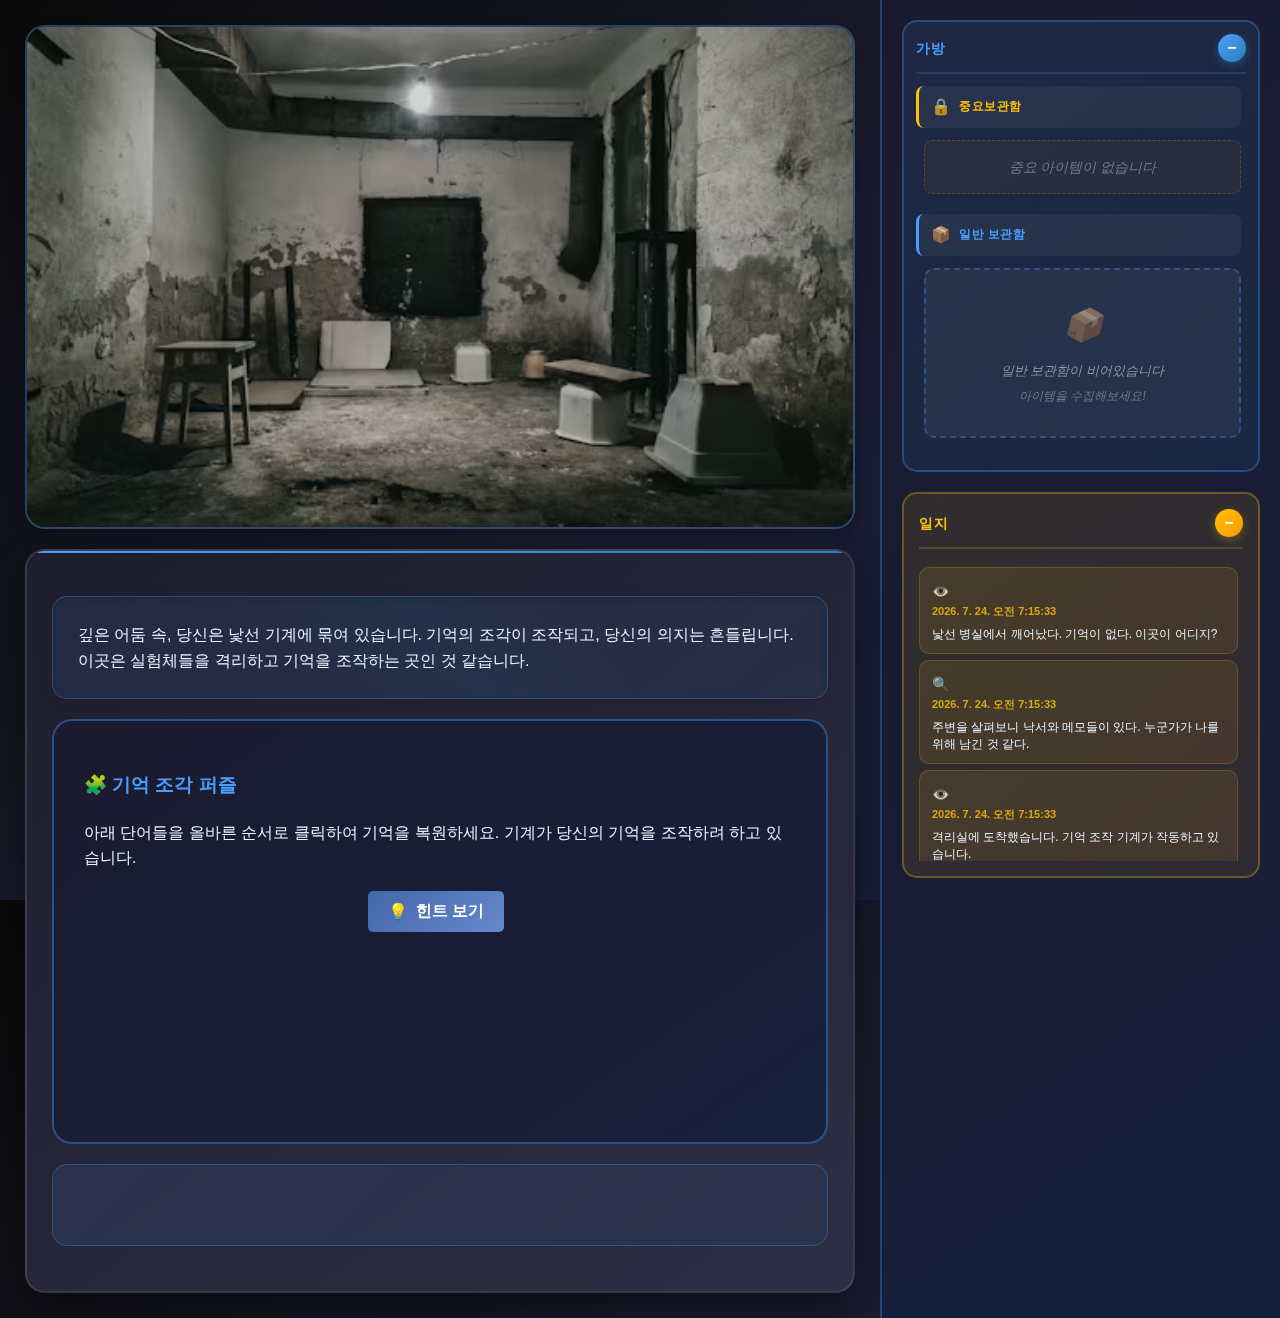
<file: escape/rooms5/isolation.html>
<!DOCTYPE html>
<html lang="ko">
<head>
  <meta charset="UTF-8" />
  <meta name="viewport" content="width=device-width, initial-scale=1.0" />
  <title>격리실 - 기억의 복원</title>
  <link rel="stylesheet" href="../style.css" />
  <script src="../inventory.js"></script>
  <script src="../journal.js"></script>
</head>
<body>
  <div class="game-layout">
    <!-- 왼쪽 게임 영역 -->
    <div class="game-area">
      <!-- 그림 영역 -->
      <div class="image-area">
        <img src="../IMG/격리실.png" alt="격리실" style="width: 100%; height: 100%; object-fit: cover; border-radius: 10px;">
      </div>

      <!-- 게임 컨테이너 -->
      <div id="game-container">
        <div id="scene-text">
          깊은 어둠 속, 당신은 낯선 기계에 묶여 있습니다. 기억의 조각이 조작되고, 당신의 의지는 흔들립니다. 
          이곳은 실험체들을 격리하고 기억을 조작하는 곳인 것 같습니다.
        </div>
        
        <div class="puzzle">
          <h3 style="color: #4a9eff; margin-bottom: 20px;">🧩 기억 조각 퍼즐</h3>
          <p style="margin-bottom: 20px; color: #e8f4fd; line-height: 1.6;">
            아래 단어들을 올바른 순서로 클릭하여 기억을 복원하세요. 
            기계가 당신의 기억을 조작하려 하고 있습니다.
          </p>
          
          <!-- 힌트 섹션 추가 -->
          <div class="hint-section">
            <button onclick="toggleHint()" class="hint-button">
              <span class="button-icon">💡</span>
              <span class="button-text">힌트 보기</span>
            </button>
            <div id="hint-content" class="hint-content" style="display: none;">
              <h4 style="color: #4a9eff; margin-bottom: 15px;">🔍 기억 복원 가이드</h4>
              <div class="hint-text">
                <p style="color: #e8f4fd; margin-bottom: 10px;"><strong>1단계:</strong> "기억"부터 시작하세요</p>
                <p style="color: #e8f4fd; margin-bottom: 10px;"><strong>2단계:</strong> "조작"이 다음입니다</p>
                <p style="color: #e8f4fd; margin-bottom: 10px;"><strong>3단계:</strong> "실험"이 이어집니다</p>
                <p style="color: #e8f4fd; margin-bottom: 10px;"><strong>4단계:</strong> "탈출"을 생각하세요</p>
                <p style="color: #e8f4fd; margin-bottom: 10px;"><strong>5단계:</strong> "진실"을 찾으세요</p>
                <p style="color: #e8f4fd; margin-bottom: 10px;"><strong>6단계:</strong> "거짓"을 구별하세요</p>
                <p style="color: #e8f4fd; margin-bottom: 10px;"><strong>7단계:</strong> "희생"을 기억하세요</p>
                <p style="color: #e8f4fd; margin-bottom: 10px;"><strong>8단계:</strong> "복수"로 마무리하세요</p>
              </div>
              <div class="hint-progress">
                <p style="color: #4a9eff; font-weight: 600;">진행 상황: <span id="progress-text">0/8</span></p>
                <div class="progress-bar">
                  <div id="progress-fill" class="progress-fill"></div>
                </div>
              </div>
            </div>
          </div>
          
          <div id="word-list" class="word-container"></div>
        </div>

        <div class="message" id="result"></div>
      </div>
    </div>

    <!-- 오른쪽 사이드바 -->
    <div class="sidebar">
      <!-- 인벤토리와 일지가 여기에 자동으로 추가됩니다 -->
    </div>
  </div>

  <style>
    .puzzle {
      background: linear-gradient(145deg, rgba(26, 26, 46, 0.9) 0%, rgba(22, 33, 62, 0.9) 100%);
      border: 2px solid rgba(74, 158, 255, 0.4);
      border-radius: 20px;
      padding: 30px;
      margin: 20px 0;
      backdrop-filter: blur(15px);
    }

    .hint-section {
      margin-bottom: 25px;
      text-align: center;
    }

    .hint-button {
      background: linear-gradient(135deg, rgba(255, 193, 7, 0.2) 0%, rgba(255, 152, 0, 0.2) 100%);
      border: 2px solid rgba(255, 193, 7, 0.4);
      border-radius: 12px;
      padding: 12px 20px;
      color: #ffc107;
      cursor: pointer;
      font-size: 14px;
      font-weight: 600;
      transition: all 0.3s ease;
      display: inline-flex;
      align-items: center;
      gap: 8px;
    }

    .hint-button:hover {
      background: linear-gradient(135deg, rgba(255, 193, 7, 0.3) 0%, rgba(255, 152, 0, 0.3) 100%);
      border-color: rgba(255, 193, 7, 0.6);
      transform: translateY(-2px);
      box-shadow: 0 5px 15px rgba(255, 193, 7, 0.3);
    }

    .hint-content {
      background: linear-gradient(135deg, rgba(255, 193, 7, 0.1) 0%, rgba(255, 152, 0, 0.1) 100%);
      border: 1px solid rgba(255, 193, 7, 0.3);
      border-radius: 15px;
      padding: 20px;
      margin-top: 15px;
      text-align: left;
    }

    .hint-text {
      margin-bottom: 20px;
    }

    .hint-progress {
      text-align: center;
    }

    .progress-bar {
      width: 100%;
      height: 8px;
      background: rgba(74, 158, 255, 0.2);
      border-radius: 4px;
      overflow: hidden;
      margin-top: 10px;
    }

    .progress-fill {
      height: 100%;
      background: linear-gradient(90deg, #4a9eff 0%, #4CAF50 100%);
      width: 0%;
      transition: width 0.5s ease;
    }

    .word-container {
      display: grid;
      grid-template-columns: repeat(auto-fit, minmax(120px, 1fr));
      gap: 15px;
      margin: 20px 0;
    }

    .word-button {
      background: linear-gradient(135deg, rgba(74, 158, 255, 0.2) 0%, rgba(41, 128, 185, 0.2) 100%);
      border: 2px solid rgba(74, 158, 255, 0.4);
      border-radius: 12px;
      padding: 15px;
      color: #e8f4fd;
      cursor: pointer;
      font-size: 14px;
      font-weight: 600;
      transition: all 0.3s ease;
      text-align: center;
      min-height: 60px;
      display: flex;
      align-items: center;
      justify-content: center;
      position: relative;
    }

    .word-button:hover {
      background: linear-gradient(135deg, rgba(74, 158, 255, 0.3) 0%, rgba(41, 128, 185, 0.3) 100%);
      border-color: rgba(74, 158, 255, 0.6);
      transform: translateY(-2px);
      box-shadow: 0 5px 15px rgba(74, 158, 255, 0.3);
    }

    .word-button.clicked {
      background: linear-gradient(135deg, rgba(76, 175, 80, 0.3) 0%, rgba(56, 142, 60, 0.3) 100%);
      border-color: rgba(76, 175, 80, 0.6);
      cursor: default;
      transform: none;
      box-shadow: none;
    }

    .word-button.clicked::after {
      content: '✓';
      position: absolute;
      top: 5px;
      right: 8px;
      color: #4CAF50;
      font-weight: bold;
      font-size: 16px;
    }

    .word-button.disabled {
      background: linear-gradient(135deg, rgba(108, 117, 125, 0.2) 0%, rgba(73, 80, 87, 0.2) 100%);
      border-color: rgba(108, 117, 125, 0.4);
      cursor: default;
      opacity: 0.6;
    }

    .message {
      background: linear-gradient(135deg, rgba(74, 158, 255, 0.1) 0%, rgba(41, 128, 185, 0.1) 100%);
      border: 1px solid rgba(74, 158, 255, 0.3);
      border-radius: 15px;
      padding: 20px;
      margin: 20px 0;
      text-align: center;
      color: #4a9eff;
      font-weight: 600;
      min-height: 40px;
      backdrop-filter: blur(10px);
    }

    #scene-text {
      background: linear-gradient(135deg, rgba(74, 158, 255, 0.1) 0%, rgba(41, 128, 185, 0.1) 100%);
      border: 1px solid rgba(74, 158, 255, 0.3);
      border-radius: 15px;
      padding: 25px;
      margin: 20px 0;
      color: #e8f4fd;
      font-size: 16px;
      line-height: 1.6;
      backdrop-filter: blur(10px);
    }

    @keyframes shake {
      0%, 100% { transform: translateX(0); }
      20%, 60% { transform: translateX(-10px); }
      40%, 80% { transform: translateX(10px); }
    }

    .shake {
      animation: shake 0.5s;
    }

    @keyframes fadeIn {
      to { opacity: 1; }
    }

    .fade-in {
      animation: fadeIn 1.5s forwards;
      opacity: 0;
    }

    .success-message {
      color: #4CAF50 !important;
      border-color: rgba(76, 175, 80, 0.3) !important;
    }

    .error-message {
      color: #f44336 !important;
      border-color: rgba(244, 67, 54, 0.3) !important;
    }

    .hint-message {
      color: #ffc107 !important;
      border-color: rgba(255, 193, 7, 0.3) !important;
    }
  </style>

  <script>
    const words = ['기억', '조작', '실험', '탈출', '진실', '거짓', '희생', '복수'];
    const correctOrder = ['기억', '조작', '실험', '탈출', '진실', '거짓', '희생', '복수'];
    let clickedWords = [];
    let isCompleted = false;
    let hintShown = false;

    function toggleHint() {
      const hintContent = document.getElementById('hint-content');
      const hintButton = document.querySelector('.hint-button');
      
      if (hintContent.style.display === 'none') {
        hintContent.style.display = 'block';
        hintButton.innerHTML = '<span class="button-icon">👁️</span><span class="button-text">힌트 숨기기</span>';
        hintShown = true;
        addJournalEntry('기억 퍼즐의 힌트를 확인했습니다.', 'observation');
      } else {
        hintContent.style.display = 'none';
        hintButton.innerHTML = '<span class="button-icon">💡</span><span class="button-text">힌트 보기</span>';
        hintShown = false;
      }
    }

    function updateProgress() {
      const progressText = document.getElementById('progress-text');
      const progressFill = document.getElementById('progress-fill');
      const progress = (clickedWords.length / correctOrder.length) * 100;
      
      progressText.textContent = `${clickedWords.length}/${correctOrder.length}`;
      progressFill.style.width = `${progress}%`;
    }

    function renderWords() {
      const wordList = document.getElementById('word-list');
      wordList.innerHTML = '';
      
      // 단어들을 랜덤하게 섞기
      const shuffledWords = [...words].sort(() => Math.random() - 0.5);
      
      shuffledWords.forEach(word => {
        const button = document.createElement('button');
        button.className = 'word-button fade-in';
        button.textContent = word;
        button.onclick = () => clickWord(word, button);
        wordList.appendChild(button);
      });
    }

    function clickWord(word, button) {
      if (isCompleted || button.classList.contains('clicked')) return;
      
      clickedWords.push(word);
      button.classList.add('clicked');
      button.disabled = true;
      
      // 진행 상황 업데이트
      updateProgress();
      
      // 클릭된 순서가 올바른지 확인
      const isCorrect = clickedWords.every((w, i) => w === correctOrder[i]);
      
      if (isCorrect && clickedWords.length === correctOrder.length) {
        // 성공
        isCompleted = true;
        showResult('🎉 기억이 복원되었습니다! 다음 방으로 이동합니다...', 'success');
        addJournalEntry('격리실에서 기억 조각 퍼즐을 완성했습니다. 모든 기억이 선명해졌습니다.', 'clue');
        
        setTimeout(() => {
          window.location.href = '../rooms6/containment.html';
        }, 3000);
      } else if (clickedWords.length === correctOrder.length) {
        // 실패
        showResult('❌ 기억 순서가 틀렸습니다. 힌트를 다시 확인해주세요.', 'error');
        addJournalEntry('기억 조각 퍼즐을 틀렸습니다. 순서를 다시 생각해봐야겠습니다.', 'observation');
        
        setTimeout(() => {
          resetPuzzle();
        }, 2000);
      } else {
        // 진행 중
        if (isCorrect) {
          showResult(`✅ ${word} 선택됨 (${clickedWords.length}/${correctOrder.length}) - 올바른 순서입니다!`, 'success');
        } else {
          showResult(`⚠️ ${word} 선택됨 (${clickedWords.length}/${correctOrder.length}) - 순서가 틀렸습니다. 힌트를 확인하세요.`, 'hint-message');
          // 틀린 순서일 때 힌트 자동 표시
          if (!hintShown) {
            setTimeout(() => {
              toggleHint();
            }, 1000);
          }
        }
      }
    }

    function showResult(message, type) {
      const result = document.getElementById('result');
      result.textContent = message;
      result.className = `message ${type === 'success' ? 'success-message' : type === 'error' ? 'error-message' : 'hint-message'}`;
    }

    function resetPuzzle() {
      clickedWords = [];
      isCompleted = false;
      hintShown = false;
      renderWords();
      showResult('', '');
      updateProgress();
      
      // 힌트 숨기기
      const hintContent = document.getElementById('hint-content');
      const hintButton = document.querySelector('.hint-button');
      hintContent.style.display = 'none';
      hintButton.innerHTML = '<span class="button-icon">💡</span><span class="button-text">힌트 보기</span>';
    }

    // 페이지 로드 시 초기화
    document.addEventListener('DOMContentLoaded', () => {
      // 일반 아이템만 초기화 (중요 아이템은 유지)
      if (window.inventory) {
        window.inventory.clearNormalInventory();
      }
      
      renderWords();
      updateProgress();
      addJournalEntry('격리실에 도착했습니다. 기억 조작 기계가 작동하고 있습니다.', 'observation');
    });
  </script>
</body>
</html>
</file>
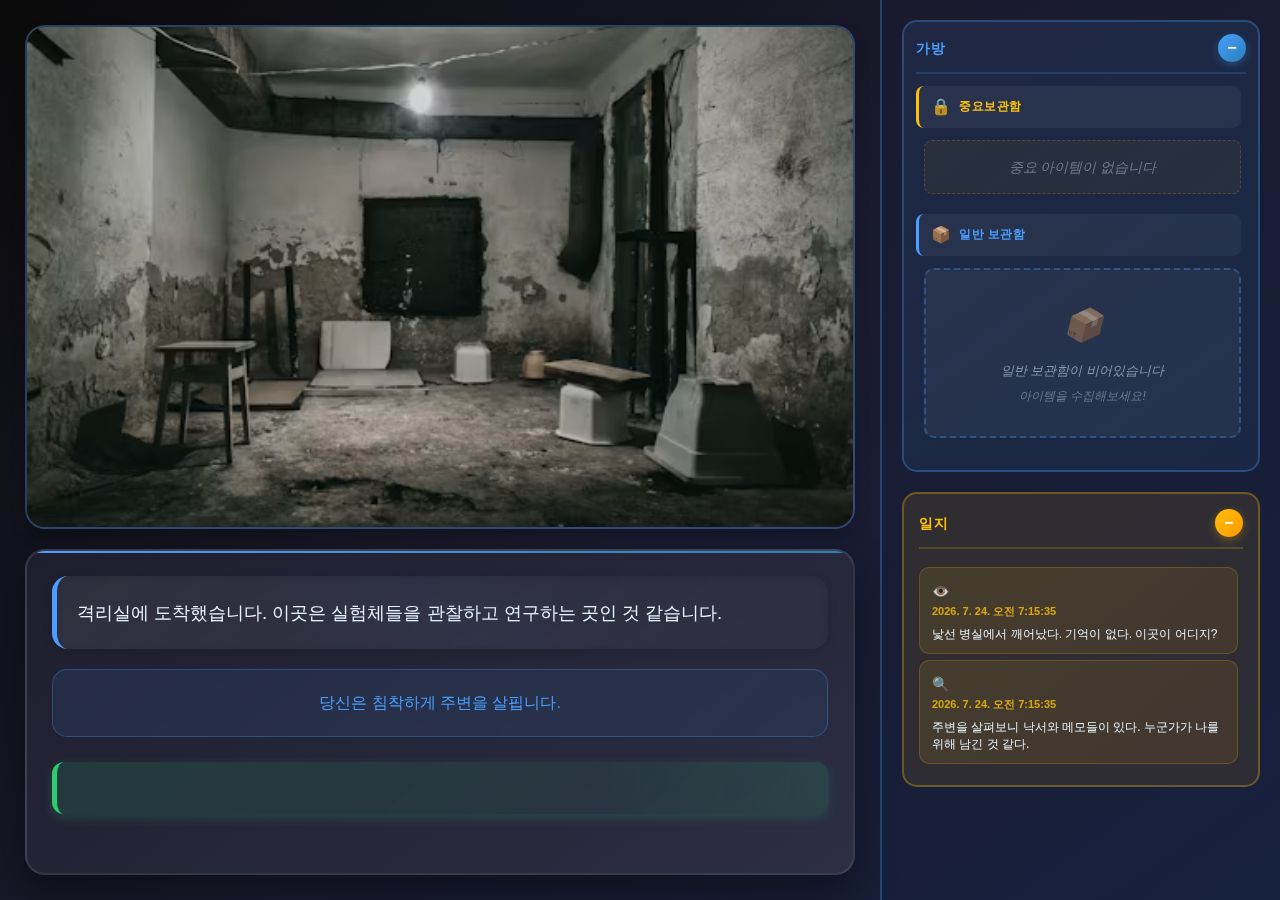
<file: escape/rooms6/containment.html>
<!DOCTYPE html>
<html lang="ko">
<head>
  <meta charset="UTF-8" />
  <meta name="viewport" content="width=device-width, initial-scale=1.0" />
  <title>격리실 - 서랍의 비밀</title>
  <link rel="stylesheet" href="../style.css" />
  <script src="../inventory.js"></script>
  <script src="../journal.js"></script>
</head>
<body>
  <div class="game-layout">
    <!-- 왼쪽 게임 영역 -->
    <div class="game-area">
      <!-- 그림 영역 -->
      <div class="image-area">
        <img src="../IMG/격리실.png" alt="격리실" style="width: 100%; height: 100%; object-fit: cover; border-radius: 10px;">
      </div>

      <!-- 게임 컨테이너 -->
      <div id="game-container">
        <div id="scene-text">
          격리실에 도착했습니다. 이곳은 실험체들을 관찰하고 연구하는 곳인 것 같습니다.
        </div>

        <div id="dialogue" class="dialogue"></div>

        <div id="puzzle-container" class="puzzle" style="display:none;">
          <h3 style="color: #4a9eff; margin-bottom: 15px;">🔒 서랍의 비밀번호</h3>
          <p style="margin-bottom: 20px; color: #e8f4fd;">아래 단서들을 확인하여 4자리 비밀번호를 찾으세요:</p>
          
          <div id="pieces" style="margin-bottom: 20px; display: grid; grid-template-columns: repeat(auto-fit, minmax(200px, 1fr)); gap: 15px;"></div>
          
          <div style="text-align: center; margin: 20px 0;">
            <input type="text" id="codeInput" placeholder="4자리 비밀번호 입력" maxlength="4" style="
              padding: 12px 20px;
              font-size: 18px;
              border: 2px solid #4a9eff;
              border-radius: 10px;
              background: rgba(74, 158, 255, 0.1);
              color: #e8f4fd;
              text-align: center;
              width: 200px;
              margin-right: 10px;
            " />
            <button onclick="checkCode()" style="
              padding: 12px 24px;
              font-size: 16px;
              background: linear-gradient(135deg, #4a9eff 0%, #2980b9 100%);
              color: white;
              border: none;
              border-radius: 10px;
              cursor: pointer;
              font-weight: 600;
              transition: all 0.3s ease;
            ">확인</button>
          </div>
          
          <div id="puzzleMessage" class="message" style="
            margin-top: 20px;
            padding: 15px;
            border-radius: 10px;
            text-align: center;
            font-weight: 600;
            min-height: 20px;
          "></div>
        </div>

        <div id="message"></div>
      </div>
    </div>

    <!-- 오른쪽 사이드바 -->
    <div class="sidebar">
      <!-- 인벤토리와 일지가 여기에 자동으로 추가됩니다 -->
    </div>
  </div>

  <style>
    .dialogue {
      background: linear-gradient(135deg, rgba(74, 158, 255, 0.1) 0%, rgba(41, 128, 185, 0.1) 100%);
      border: 1px solid rgba(74, 158, 255, 0.3);
      border-radius: 15px;
      padding: 20px;
      margin: 20px 0;
      text-align: center;
      color: #4a9eff;
      font-size: 16px;
      line-height: 1.6;
      backdrop-filter: blur(10px);
    }

    .puzzle {
      background: linear-gradient(145deg, rgba(26, 26, 46, 0.9) 0%, rgba(22, 33, 62, 0.9) 100%);
      border: 2px solid rgba(74, 158, 255, 0.4);
      border-radius: 20px;
      padding: 30px;
      margin: 20px 0;
      backdrop-filter: blur(15px);
    }

    #pieces button {
      background: linear-gradient(135deg, rgba(74, 158, 255, 0.2) 0%, rgba(41, 128, 185, 0.2) 100%);
      border: 2px solid rgba(74, 158, 255, 0.4);
      border-radius: 12px;
      padding: 15px;
      color: #e8f4fd;
      cursor: pointer;
      font-size: 14px;
      font-weight: 600;
      transition: all 0.3s ease;
      text-align: left;
      line-height: 1.4;
    }

    #pieces button:hover {
      background: linear-gradient(135deg, rgba(74, 158, 255, 0.3) 0%, rgba(41, 128, 185, 0.3) 100%);
      border-color: rgba(74, 158, 255, 0.6);
      transform: translateY(-2px);
      box-shadow: 0 5px 15px rgba(74, 158, 255, 0.3);
    }

    #pieces button:disabled {
      background: linear-gradient(135deg, rgba(76, 175, 80, 0.3) 0%, rgba(56, 142, 60, 0.3) 100%);
      border-color: rgba(76, 175, 80, 0.6);
      cursor: default;
      transform: none;
      box-shadow: none;
    }

    .message {
      background: linear-gradient(135deg, rgba(74, 158, 255, 0.1) 0%, rgba(41, 128, 185, 0.1) 100%);
      border: 1px solid rgba(74, 158, 255, 0.3);
      border-radius: 10px;
      padding: 15px;
      margin: 15px 0;
      text-align: center;
      font-weight: 600;
    }

    input:focus {
      outline: none;
      border-color: #4a9eff;
      box-shadow: 0 0 10px rgba(74, 158, 255, 0.3);
    }

    button:focus {
      outline: none;
      box-shadow: 0 0 10px rgba(74, 158, 255, 0.3);
    }
  </style>

  <script>
    const dialogueDiv = document.getElementById('dialogue');
    const puzzleContainer = document.getElementById('puzzle-container');
    const puzzleMessage = document.getElementById('puzzleMessage');
    const codeInput = document.getElementById('codeInput');
    const piecesDiv = document.getElementById('pieces');
    
    // 고정된 비밀번호 (일관성 보장)
    const ROOM6_CODE = "2468";
    
    function getRoom6Hint() {
      const d = ROOM6_CODE.split('').map(n => parseInt(n, 10));
      const sumFirstTwo = d[0] + d[1];
      const diffLastTwo = Math.abs(d[2] - d[3]);
      const firstParity = d[0] % 2 === 0 ? '짝수' : '홀수';
      return `💡 힌트: 앞 두 자리 합은 ${sumFirstTwo}, 뒤 두 자리 차는 ${diffLastTwo}, 첫째는 ${firstParity}`;
    }

    // 플레이어 상태 불러오기
    const mentalState = localStorage.getItem('mentalState') || 'neutral';

    // 대사 분기 (스토리 흐름 개선)
    const dialogues = {
      anger: [
        "분노가 가득 찬 당신은, 이곳에서 탈출할 방법을 찾고 있습니다.",
        "이 격리실의 서랍 안에 중요한 단서가 있을 것 같습니다...",
        "실험자들이 남겨둔 흔적을 찾아보겠습니다."
      ],
      despair: [
        "절망에 빠진 당신은, 움직이기조차 힘듭니다.",
        "하지만 이 서랍을 열 수 있다면... 뭔가 희망이 있을지도 모릅니다.",
        "마지막 기회를 잡아보겠습니다."
      ],
      empathy: [
        "그들을 이해할 수 있다고 생각하는 당신은, 침착하게 주변을 살핍니다.",
        "서랍 안에 열쇠나 중요한 단서가 있을지도 모릅니다.",
        "차근차근 조사해보겠습니다."
      ],
      neutral: [
        "당신은 침착하게 주변을 살핍니다.",
        "이 격리실의 서랍 안에 중요한 것이 있을 것 같습니다.",
        "체계적으로 조사해보겠습니다."
      ]
    };

    function renderPieces() {
      piecesDiv.innerHTML = '';
      const [d1, d2, d3, d4] = ROOM6_CODE.split('');
      const configs = [
        { 
          label: '🔊 기계의 경고음', 
          value: d1, 
          text: `경고음 패널에 손때 묻은 숫자 '${d1}'가 남아 있습니다.` 
        },
        { 
          label: '📺 모니터의 점멸', 
          value: d2, 
          text: `진단 모니터가 점멸할 때, 모서리에 잠깐 '${d2}'가 스칩니다.` 
        },
        { 
          label: '📋 연구일지 각주', 
          value: d3, 
          text: `각주 끝에 적힌 작은 숫자: ${d3}` 
        },
        { 
          label: '📍 바닥의 표식', 
          value: d4, 
          text: `바닥 테이프가 교차하는 지점에 분필로 '${d4}'가 쓰여 있습니다.` 
        },
      ];
      
      configs.forEach((c, idx) => {
        const b = document.createElement('button');
        b.innerHTML = `<strong>${c.label}</strong>`;
        b.onclick = () => {
          b.innerHTML = `<strong>${c.label}</strong><br><span style="font-size: 12px; opacity: 0.8;">${c.text}</span>`;
          b.disabled = true;
          
          // 자동으로 해당 자리에 채워 넣기
          const current = codeInput.value.padEnd(4, '_').split('');
          current[idx] = c.value;
          codeInput.value = current.join('').replaceAll('_', '');
          
          // 일지에 기록 추가
          addJournalEntry(`${c.label}에서 숫자 단서를 발견했습니다.`, 'clue');
          
          // 성공 메시지
          puzzleMessage.style.color = '#4CAF50';
          puzzleMessage.textContent = `✅ ${c.label} 단서 발견!`;
          
          setTimeout(() => {
            puzzleMessage.textContent = '';
          }, 2000);
        };
        piecesDiv.appendChild(b);
      });
    }

    // 대사 출력 함수 (자연스러운 타이밍)
    function showDialogue(lines, index = 0) {
      if (index >= lines.length) {
        // 대사가 끝나면 퍼즐 표시
        setTimeout(() => {
          puzzleContainer.style.display = 'block';
          puzzleMessage.style.color = '#4a9eff';
          puzzleMessage.textContent = getRoom6Hint();
          renderPieces();
          
          // 서랍에서 아이템 추가
          if (!hasInInventory('서랍 열쇠')) {
            addToInventory('서랍 열쇠', 1);
            addJournalEntry('서랍에서 열쇠를 발견했습니다. 이것으로 다른 곳을 열 수 있을 것 같습니다.', 'clue');
          }
        }, 1000);
        return;
      }
      
      dialogueDiv.textContent = lines[index];
      setTimeout(() => showDialogue(lines, index + 1), 3000); // 3초 간격으로 자연스럽게
    }

    // 퍼즐 정답 체크
    function checkCode() {
      const input = codeInput.value.trim();
      if (input === ROOM6_CODE) {
        puzzleMessage.style.color = '#4CAF50';
        puzzleMessage.textContent = '🎉 서랍이 열렸습니다! 다음 방으로 이동합니다...';
        addJournalEntry('서랍의 비밀번호를 맞췄습니다. 안에서 중요한 단서를 발견했습니다.', 'clue');
        
        setTimeout(() => {
          window.location.href = '../rooms7/operating_room.html';
        }, 3000);
      } else {
        puzzleMessage.style.color = '#f44336';
        puzzleMessage.textContent = '❌ 비밀번호가 틀렸습니다. 다시 시도해주세요.';
        addJournalEntry('서랍의 비밀번호를 틀렸습니다. 단서를 다시 확인해야겠습니다.', 'observation');
        
        setTimeout(() => {
          puzzleMessage.textContent = getRoom6Hint();
        }, 2000);
      }
    }

    // Enter 키로도 확인 가능
    codeInput.addEventListener('keypress', function(e) {
      if (e.key === 'Enter') {
        checkCode();
      }
    });

    // 페이지 로드 시 대사 시작
    window.addEventListener('load', () => {
      const currentDialogue = dialogues[mentalState] || dialogues.neutral;
      showDialogue(currentDialogue);
    });
  </script>
  </body>
  </html>
</file>
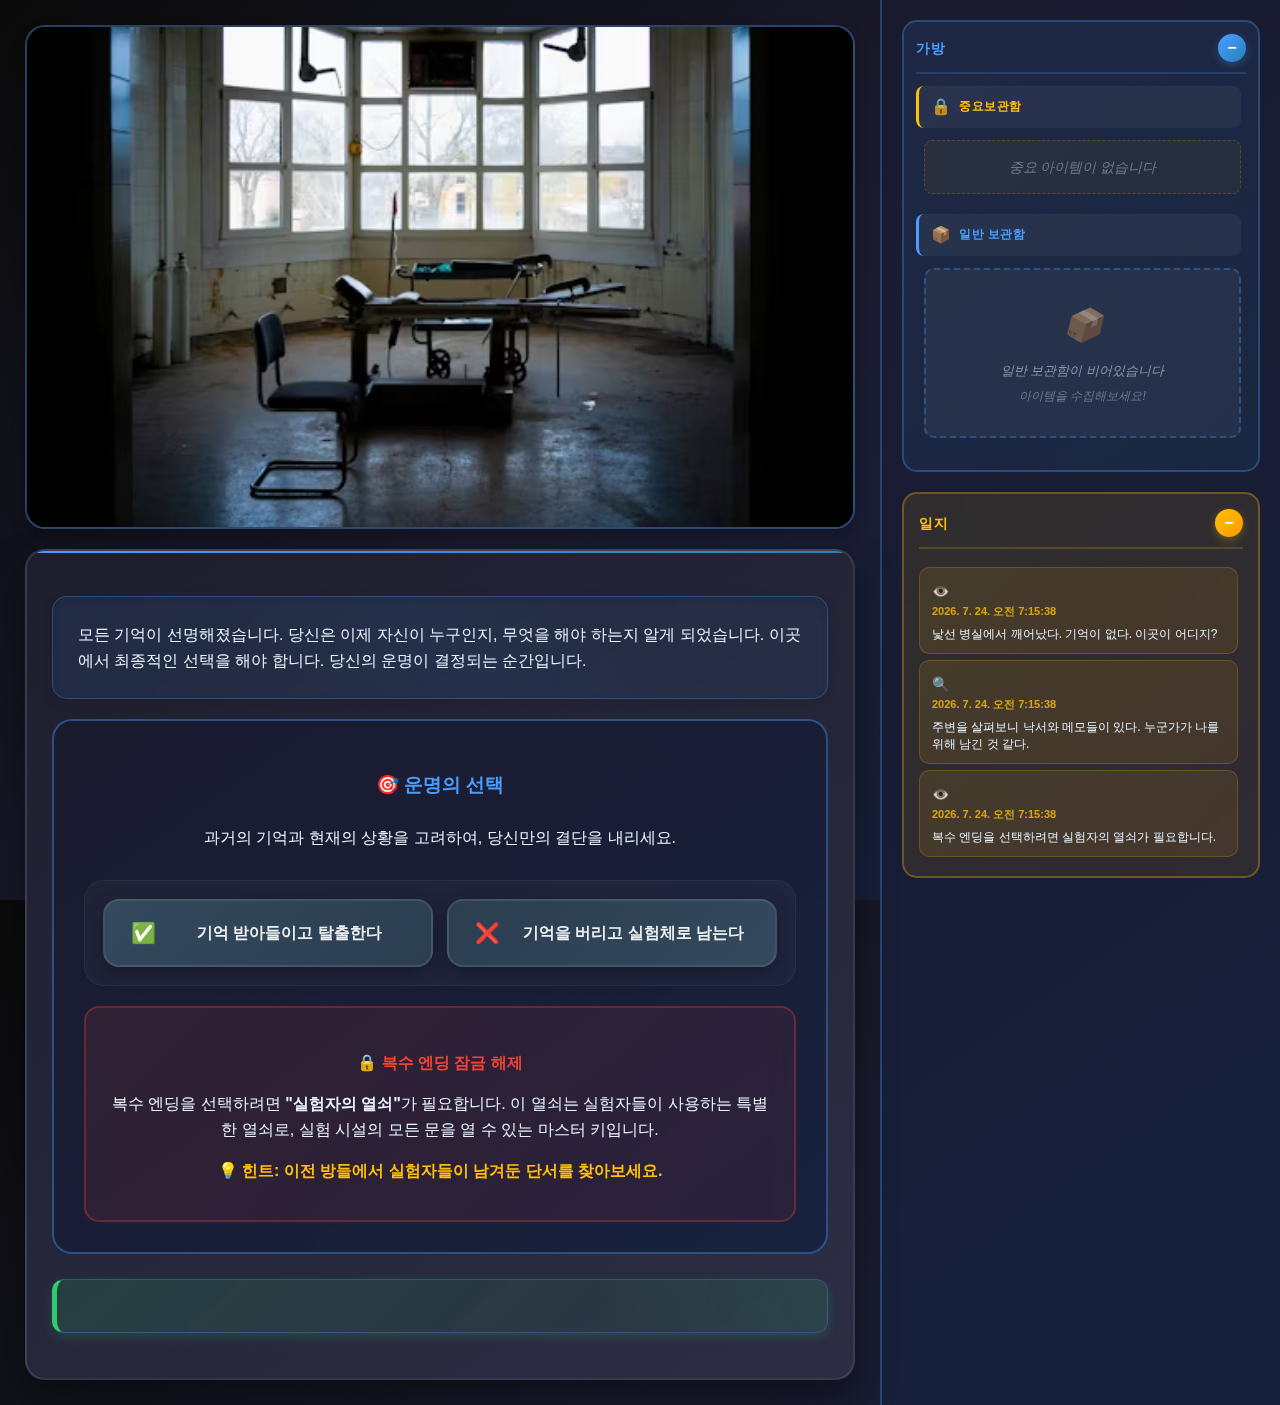
<file: escape/rooms7/operating_room.html>
<!DOCTYPE html>
<html lang="ko">
<head>
  <meta charset="UTF-8" />
  <meta name="viewport" content="width=device-width, initial-scale=1.0" />
  <title>수술실 - 최종 선택</title>
  <link rel="stylesheet" href="../style.css" />
  <script src="../inventory.js"></script>
  <script src="../journal.js"></script>
</head>
<body>
  <div class="game-layout">
    <!-- 왼쪽 게임 영역 -->
    <div class="game-area">
      <!-- 그림 영역 -->
      <div class="image-area">
        <img src="../IMG/수술실.png" alt="수술실" style="width: 100%; height: 100%; object-fit: cover; border-radius: 10px;">
      </div>

      <!-- 게임 컨테이너 -->
      <div id="game-container">
        <div id="scene-text">
          모든 기억이 선명해졌습니다. 당신은 이제 자신이 누구인지, 무엇을 해야 하는지 알게 되었습니다. 
          이곳에서 최종적인 선택을 해야 합니다. 당신의 운명이 결정되는 순간입니다.
        </div>
        
        <div class="choice-section">
          <h3 style="color: #4a9eff; margin-bottom: 25px; text-align: center;">🎯 운명의 선택</h3>
          <p style="margin-bottom: 30px; color: #e8f4fd; text-align: center; line-height: 1.6;">
            과거의 기억과 현재의 상황을 고려하여, 당신만의 결단을 내리세요.
          </p>
          
          <div id="options" class="choice-buttons">
            <button onclick="chooseEnding('accept')" class="game-button primary accept">
              <span class="button-icon">✅</span>
              <span class="button-text">기억 받아들이고 탈출한다</span>
            </button>
            <button onclick="chooseEnding('reject')" class="game-button secondary reject">
              <span class="button-icon">❌</span>
              <span class="button-text">기억을 버리고 실험체로 남는다</span>
            </button>
            <button id="revenge-button" onclick="chooseEnding('revenge')" class="game-button primary revenge" style="display: none;">
              <span class="button-icon">⚔️</span>
              <span class="button-text">실험자를 제거하고 복수한다</span>
            </button>
          </div>

          <!-- 진엔딩 힌트 -->
          <div id="revenge-hint" class="revenge-hint" style="display: none;">
            <div class="hint-box">
              <h4 style="color: #f44336; margin-bottom: 15px;">🔒 복수 엔딩 잠금 해제</h4>
              <p style="color: #e8f4fd; line-height: 1.6; margin-bottom: 15px;">
                복수 엔딩을 선택하려면 <strong>"실험자의 열쇠"</strong>가 필요합니다.
                이 열쇠는 실험자들이 사용하는 특별한 열쇠로, 
                실험 시설의 모든 문을 열 수 있는 마스터 키입니다.
              </p>
              <p style="color: #ffc107; font-weight: 600;">
                💡 힌트: 이전 방들에서 실험자들이 남겨둔 단서를 찾아보세요.
              </p>
            </div>
          </div>
        </div>

        <div id="message" class="message-display"></div>
      </div>
    </div>

    <!-- 오른쪽 사이드바 -->
    <div class="sidebar">
      <!-- 인벤토리와 일지가 여기에 자동으로 추가됩니다 -->
    </div>
  </div>

  <style>
    .choice-section {
      background: linear-gradient(145deg, rgba(26, 26, 46, 0.9) 0%, rgba(22, 33, 62, 0.9) 100%);
      border: 2px solid rgba(74, 158, 255, 0.4);
      border-radius: 20px;
      padding: 30px;
      margin: 20px 0;
      backdrop-filter: blur(15px);
    }

    .choice-buttons {
      display: flex;
      flex-direction: column;
      gap: 20px;
    }

    .game-button {
      display: flex;
      align-items: center;
      gap: 15px;
      background: linear-gradient(135deg, rgba(74, 158, 255, 0.2) 0%, rgba(41, 128, 185, 0.2) 100%);
      border: 2px solid rgba(74, 158, 255, 0.4);
      border-radius: 15px;
      padding: 20px 25px;
      color: #e8f4fd;
      cursor: pointer;
      font-size: 16px;
      font-weight: 600;
      transition: all 0.3s ease;
      text-align: left;
      width: 100%;
    }

    .game-button:hover {
      background: linear-gradient(135deg, rgba(74, 158, 255, 0.3) 0%, rgba(41, 128, 185, 0.3) 100%);
      border-color: rgba(74, 158, 255, 0.6);
      transform: translateY(-3px);
      box-shadow: 0 8px 25px rgba(74, 158, 255, 0.4);
    }

    .game-button.primary {
      background: linear-gradient(135deg, #4a9eff 0%, #2980b9 100%);
      border-color: #4a9eff;
      color: white;
      text-align: center;
      justify-content: center;
    }

    .game-button.primary:hover {
      background: linear-gradient(135deg, #5ba9ff 0%, #3a90ca 100%);
      transform: translateY(-3px);
      box-shadow: 0 8px 25px rgba(74, 158, 255, 0.5);
    }

    .game-button.secondary {
      background: linear-gradient(135deg, rgba(108, 117, 125, 0.2) 0%, rgba(73, 80, 87, 0.2) 100%);
      border-color: rgba(108, 117, 125, 0.4);
    }

    .game-button.secondary:hover {
      background: linear-gradient(135deg, rgba(108, 117, 125, 0.3) 0%, rgba(73, 80, 87, 0.3) 100%);
      border-color: rgba(108, 117, 125, 0.6);
    }

    .game-button.accept {
      background: linear-gradient(135deg, #4CAF50 0%, #388E3C 100%);
      border-color: #4CAF50;
    }

    .game-button.accept:hover {
      background: linear-gradient(135deg, #66BB6A 0%, #4CAF50 100%);
      box-shadow: 0 8px 25px rgba(76, 175, 80, 0.5);
    }

    .game-button.reject {
      background: linear-gradient(135deg, #FF9800 0%, #F57C00 100%);
      border-color: #FF9800;
    }

    .game-button.reject:hover {
      background: linear-gradient(135deg, #FFB74D 0%, #FF9800 100%);
      box-shadow: 0 8px 25px rgba(255, 152, 0, 0.5);
    }

    .game-button.revenge {
      background: linear-gradient(135deg, #F44336 0%, #D32F2F 100%);
      border-color: #F44336;
    }

    .game-button.revenge:hover {
      background: linear-gradient(135deg, #EF5350 0%, #F44336 100%);
      box-shadow: 0 8px 25px rgba(244, 67, 54, 0.5);
    }

    .game-button.locked {
      background: linear-gradient(135deg, rgba(108, 117, 125, 0.3) 0%, rgba(73, 80, 87, 0.3) 100%);
      border-color: rgba(108, 117, 125, 0.6);
      color: rgba(232, 244, 253, 0.6);
      cursor: not-allowed;
    }

    .game-button.locked:hover {
      transform: none;
      box-shadow: none;
    }

    .button-icon {
      font-size: 20px;
      min-width: 28px;
    }

    .button-text {
      flex: 1;
      font-size: 16px;
    }

    .revenge-hint {
      margin-top: 20px;
      text-align: center;
    }

    .hint-box {
      background: linear-gradient(135deg, rgba(244, 67, 54, 0.1) 0%, rgba(211, 47, 47, 0.1) 100%);
      border: 2px solid rgba(244, 67, 54, 0.3);
      border-radius: 15px;
      padding: 20px;
      backdrop-filter: blur(10px);
    }

    .message-display {
      background: linear-gradient(135deg, rgba(74, 158, 255, 0.1) 0%, rgba(41, 128, 185, 0.1) 100%);
      border: 1px solid rgba(74, 158, 255, 0.3);
      border-radius: 15px;
      padding: 25px;
      margin: 20px 0;
      text-align: center;
      color: #4a9eff;
      font-weight: 600;
      min-height: 20px;
      backdrop-filter: blur(10px);
      font-size: 18px;
      line-height: 1.6;
    }

    #scene-text {
      background: linear-gradient(135deg, rgba(74, 158, 255, 0.1) 0%, rgba(41, 128, 185, 0.1) 100%);
      border: 1px solid rgba(74, 158, 255, 0.3);
      border-radius: 15px;
      padding: 25px;
      margin: 20px 0;
      color: #e8f4fd;
      font-size: 16px;
      line-height: 1.6;
      backdrop-filter: blur(10px);
    }

    .ending-message {
      animation: fadeInUp 0.8s ease-out;
    }

    @keyframes fadeInUp {
      from {
        opacity: 0;
        transform: translateY(20px);
      }
      to {
        opacity: 1;
        transform: translateY(0);
      }
    }
  </style>

  <script>
    const endingMessage = document.getElementById('message');
    const revengeButton = document.getElementById('revenge-button');
    const revengeHint = document.getElementById('revenge-hint');

    function checkRevengeAvailability() {
      // 실험자의 열쇠가 있는지 확인
      if (hasInImportantInventory('실험자의 열쇠')) {
        revengeButton.style.display = 'flex';
        revengeHint.style.display = 'none';
        addJournalEntry('실험자의 열쇠를 발견했습니다. 이제 복수의 길을 선택할 수 있습니다.', 'clue');
      } else {
        revengeButton.style.display = 'none';
        revengeHint.style.display = 'block';
        addJournalEntry('복수 엔딩을 선택하려면 실험자의 열쇠가 필요합니다.', 'observation');
      }
    }

    function chooseEnding(choice) {
      // 모든 버튼 비활성화
      const buttons = document.querySelectorAll('.game-button');
      buttons.forEach(btn => {
        btn.disabled = true;
        btn.style.opacity = '0.6';
        btn.style.cursor = 'default';
      });

      let message = '';
      let journalEntry = '';

      switch(choice) {
        case 'accept':
          message = "🎉 당신은 모든 것을 받아들이고 자유를 되찾았습니다. 과거의 상처를 치유하며 새로운 삶을 시작할 것입니다. 해피 엔딩입니다.";
          journalEntry = '기억을 받아들이고 탈출을 선택했습니다. 자유를 되찾았습니다.';
          break;

        case 'reject':
          message = "😔 당신은 기억을 거부하고 실험체로 남았습니다. 무지한 상태로 실험자들의 지배를 받게 됩니다. 배드 엔딩입니다.";
          journalEntry = '기억을 거부하고 실험체로 남기로 했습니다.';
          break;

        case 'revenge':
          if (hasInImportantInventory('실험자의 열쇠')) {
            message = "⚔️ 복수를 결심했습니다. 실험자들에게 가해진 고통을 되갚아주겠습니다. 진정한 끝이 시작됩니다...";
            journalEntry = '복수를 결심했습니다. 실험자들에게 되갚아주겠습니다.';
          } else {
            message = "❌ 실험자의 열쇠가 없어 복수를 선택할 수 없습니다.";
            journalEntry = '실험자의 열쇠가 없어 복수를 선택할 수 없었습니다.';
            return;
          }
          break;
      }

      endingMessage.innerHTML = `<div class="ending-message">${message}</div>`;
      addJournalEntry(journalEntry, 'choice');

      // 3초 후 해당 엔딩 페이지로 이동
      setTimeout(() => {
        switch(choice) {
          case 'accept':
            window.location.href = "../endings/happy_ending.html";
            break;
          case 'reject':
            window.location.href = "../endings/bad_ending.html";
            break;
          case 'revenge':
            window.location.href = "../endings/true_ending.html";
            break;
        }
      }, 4000);
    }

    // 페이지 로드 시 초기화
    document.addEventListener('DOMContentLoaded', () => {
      // 일반 아이템만 초기화 (중요 아이템은 유지)
      if (window.inventory) {
        window.inventory.clearNormalInventory();
      }
      
      // 복수 엔딩 가능 여부 확인
      checkRevengeAvailability();
      
      addJournalEntry('수술실에 도착했습니다. 최종적인 선택의 순간이 다가왔습니다.', 'observation');
    });
  </script>
</body>
</html>
</file>
<file: escape/style.css>
body {
    background: linear-gradient(135deg, #0a0a0a 0%, #1a1a2e 50%, #16213e 100%);
    color: #e8f4fd;
    font-family: 'Segoe UI', 'Roboto', 'Noto Sans KR', sans-serif;
    padding: 0;
    margin: 0;
    min-height: 100vh;
    line-height: 1.6;
    overflow-x: hidden;
  }
  
  /* 메인 레이아웃 */
  .game-layout {
    display: grid;
    grid-template-columns: 1fr 400px;
    grid-template-rows: 1fr;
    height: 100vh;
    gap: 0;
  }

  /* 왼쪽 게임 영역 */
  .game-area {
    display: flex;
    flex-direction: column;
    padding: 25px;
    position: relative;
    gap: 20px;
  }

  /* 그림 영역 */
  .image-area {
    flex: 2;
    background: linear-gradient(135deg, rgba(255, 255, 255, 0.08) 0%, rgba(255, 255, 255, 0.03) 100%);
    border-radius: 20px;
    margin-bottom: 0;
    display: flex;
    align-items: center;
    justify-content: center;
    border: 2px solid rgba(74, 158, 255, 0.3);
    min-height: 400px;
    max-height: 500px;
    position: relative;
    overflow: hidden;
    backdrop-filter: blur(10px);
    box-shadow: inset 0 4px 8px rgba(0, 0, 0, 0.1), 0 8px 16px rgba(0, 0, 0, 0.2);
    transition: all 0.3s ease;
  }

  .image-area:hover {
    border-color: rgba(74, 158, 255, 0.5);
    box-shadow: inset 0 4px 8px rgba(0, 0, 0, 0.1), 0 12px 24px rgba(74, 158, 255, 0.2);
  }

  .image-area::before {
    content: '';
    position: absolute;
    top: 0;
    left: 0;
    right: 0;
    bottom: 0;
    background: linear-gradient(45deg, transparent 40%, rgba(74, 158, 255, 0.05) 50%, transparent 60%);
    animation: imageShimmer 4s ease-in-out infinite;
    pointer-events: none;
  }

  @keyframes imageShimmer {
    0%, 100% { opacity: 0.3; }
    50% { opacity: 0.8; }
  }

  .image-placeholder {
    color: #8899aa;
    font-size: 20px;
    text-align: center;
    opacity: 0.7;
    line-height: 1.6;
    padding: 20px;
  }

  /* 실제 이미지가 들어갈 때의 스타일 */
  .image-area img {
    width: 100%;
    height: 100%;
    object-fit: cover;
    border-radius: 18px;
    transition: all 0.3s ease;
    box-shadow: 0 8px 16px rgba(0, 0, 0, 0.3);
  }

  .image-area img:hover {
    transform: scale(1.02);
    box-shadow: 0 12px 24px rgba(0, 0, 0, 0.4);
  }

  /* 이미지가 있을 때 플레이스홀더 숨기기 */
  .image-area:has(img) .image-placeholder {
    display: none;
  }

  /* 이미지가 있을 때 shimmer 효과 제거 */
  .image-area:has(img)::before {
    display: none;
  }

  /* 이미지 로딩 상태 */
  .image-area.loading {
    background: linear-gradient(135deg, rgba(74, 158, 255, 0.1) 0%, rgba(41, 128, 185, 0.1) 100%);
  }

  .image-area.loading::after {
    content: '🖼️';
    font-size: 48px;
    animation: pulse 1.5s ease-in-out infinite;
  }

  @keyframes pulse {
    0%, 100% { opacity: 0.5; transform: scale(1); }
    50% { opacity: 1; transform: scale(1.1); }
  }
  
  #game-container {
    background: linear-gradient(145deg, #1e1e2e 0%, #2d2d44 100%);
    padding: 25px;
    border-radius: 20px;
    box-shadow: 0 20px 40px rgba(0, 0, 0, 0.4);
    border: 2px solid rgba(255, 255, 255, 0.1);
    backdrop-filter: blur(15px);
    flex: 1;
    position: relative;
    overflow: hidden;
  }

  #game-container::before {
    content: '';
    position: absolute;
    top: 0;
    left: 0;
    right: 0;
    height: 2px;
    background: linear-gradient(90deg, #4a9eff, #2980b9, #4a9eff);
    background-size: 200% 100%;
    animation: shimmer 3s ease-in-out infinite;
  }

  @keyframes shimmer {
    0% { background-position: -200% 0; }
    100% { background-position: 200% 0; }
  }

  #scene-text {
    font-size: 1.15em;
    line-height: 1.8;
    margin-bottom: 20px;
    padding: 20px;
    background: linear-gradient(135deg, rgba(255, 255, 255, 0.08) 0%, rgba(255, 255, 255, 0.03) 100%);
    border-radius: 16px;
    border-left: 5px solid #4a9eff;
    box-shadow: inset 0 3px 6px rgba(0, 0, 0, 0.1), 0 4px 12px rgba(0, 0, 0, 0.1);
    position: relative;
    backdrop-filter: blur(10px);
  }

  #scene-text::before {
    content: '';
    position: absolute;
    top: 0;
    left: 0;
    width: 100%;
    height: 100%;
    background: linear-gradient(45deg, transparent 30%, rgba(74, 158, 255, 0.03) 50%, transparent 70%);
    pointer-events: none;
  }
  
  #options {
    display: grid;
    grid-template-columns: repeat(auto-fit, minmax(280px, 1fr));
    gap: 14px;
    margin: 20px 0;
    padding: 18px;
    background: rgba(255, 255, 255, 0.03);
    border-radius: 20px;
    border: 1px solid rgba(255, 255, 255, 0.05);
    backdrop-filter: blur(10px);
  }

  #options button {
    padding: 18px 24px;
    background: linear-gradient(135deg, #2c3e50 0%, #34495e 100%);
    border: none;
    color: #ecf0f1;
    cursor: pointer;
    border-radius: 16px;
    font-size: 15px;
    font-weight: 600;
    transition: all 0.4s cubic-bezier(0.4, 0, 0.2, 1);
    box-shadow: 0 6px 20px rgba(0, 0, 0, 0.3);
    border: 2px solid rgba(255, 255, 255, 0.1);
    position: relative;
    overflow: hidden;
    min-height: 60px;
    display: flex;
    align-items: center;
    justify-content: center;
    text-align: center;
    line-height: 1.4;
  }

  #options button::before {
    content: '';
    position: absolute;
    top: 0;
    left: -100%;
    width: 100%;
    height: 100%;
    background: linear-gradient(90deg, transparent, rgba(255, 255, 255, 0.1), transparent);
    transition: left 0.6s;
  }
  
  #options button:hover {
    background: linear-gradient(135deg, #3498db 0%, #2980b9 100%);
    transform: translateY(-4px) scale(1.02);
    box-shadow: 0 12px 30px rgba(52, 152, 219, 0.4);
    border-color: rgba(74, 158, 255, 0.5);
  }

  #options button:hover::before {
    left: 100%;
  }

  #options button:active {
    transform: translateY(-2px) scale(0.98);
    transition: all 0.1s ease;
  }

  /* 선택지 버튼 그룹별 스타일 */
  #options button:nth-child(odd) {
    background: linear-gradient(135deg, #34495e 0%, #2c3e50 100%);
  }

  #options button:nth-child(even) {
    background: linear-gradient(135deg, #2c3e50 0%, #34495e 100%);
  }

  /* 특별한 액션 버튼 스타일 */
  #options button:last-child {
    background: linear-gradient(135deg, #27ae60 0%, #2ecc71 100%);
    border-color: rgba(46, 204, 113, 0.3);
  }

  #options button:last-child:hover {
    background: linear-gradient(135deg, #2ecc71 0%, #27ae60 100%);
    box-shadow: 0 12px 30px rgba(46, 204, 113, 0.4);
    border-color: rgba(46, 204, 113, 0.5);
  }
  
  #code-input {
    margin-top: 30px;
    padding: 25px;
    background: linear-gradient(135deg, rgba(255, 255, 255, 0.08) 0%, rgba(255, 255, 255, 0.03) 100%);
    border-radius: 16px;
    border: 2px solid rgba(255, 255, 255, 0.1);
    backdrop-filter: blur(10px);
    box-shadow: inset 0 3px 6px rgba(0, 0, 0, 0.1);
    position: relative;
    overflow: hidden;
  }

  #code-input::before {
    content: '';
    position: absolute;
    top: 0;
    left: 0;
    width: 100%;
    height: 2px;
    background: linear-gradient(90deg, #27ae60, #2ecc71, #27ae60);
    background-size: 200% 100%;
    animation: codeShimmer 2s ease-in-out infinite;
  }

  @keyframes codeShimmer {
    0% { background-position: -200% 0; }
    100% { background-position: 200% 0; }
  }

  #code-input input {
    padding: 14px 18px;
    font-size: 16px;
    border: 2px solid rgba(255, 255, 255, 0.2);
    border-radius: 12px;
    background: rgba(255, 255, 255, 0.1);
    color: #ecf0f1;
    width: 200px;
    margin-right: 15px;
    transition: all 0.4s cubic-bezier(0.4, 0, 0.2, 1);
    backdrop-filter: blur(5px);
  }

  #code-input input:focus {
    outline: none;
    border-color: #3498db;
    box-shadow: 0 0 20px rgba(52, 152, 219, 0.4);
    transform: translateY(-2px);
    background: rgba(255, 255, 255, 0.15);
  }

  #code-input button {
    padding: 14px 22px;
    background: linear-gradient(135deg, #27ae60 0%, #2ecc71 100%);
    border: none;
    color: white;
    border-radius: 12px;
    font-size: 15px;
    font-weight: 600;
    cursor: pointer;
    transition: all 0.4s cubic-bezier(0.4, 0, 0.2, 1);
    margin-right: 10px;
    box-shadow: 0 4px 15px rgba(46, 204, 113, 0.3);
    border: 2px solid rgba(46, 204, 113, 0.3);
  }

  #code-input button:hover {
    background: linear-gradient(135deg, #2ecc71 0%, #27ae60 100%);
    transform: translateY(-3px) scale(1.05);
    box-shadow: 0 8px 25px rgba(46, 204, 113, 0.4);
    border-color: rgba(46, 204, 113, 0.5);
  }

  #code-input button:active {
    transform: translateY(-1px) scale(1.02);
    transition: all 0.1s ease;
  }
  
  #message {
    margin-top: 25px;
    font-weight: 600;
    color: #2ecc71;
    padding: 16px 20px;
    background: linear-gradient(135deg, rgba(46, 204, 113, 0.15) 0%, rgba(46, 204, 113, 0.05) 100%);
    border-radius: 12px;
    border-left: 5px solid #2ecc71;
    min-height: 20px;
    backdrop-filter: blur(10px);
    box-shadow: 0 4px 12px rgba(46, 204, 113, 0.2);
    position: relative;
    overflow: hidden;
  }

  /* 선택지 버튼 스타일 */
  #choice-buttons {
    margin-top: 30px;
    padding: 25px;
    background: linear-gradient(145deg, rgba(255, 193, 7, 0.1) 0%, rgba(255, 193, 7, 0.05) 100%);
    border-radius: 16px;
    border: 2px solid rgba(255, 193, 7, 0.3);
    backdrop-filter: blur(10px);
    box-shadow: 0 8px 16px rgba(0, 0, 0, 0.2);
    text-align: center;
  }

  #choice-buttons p {
    font-size: 1.2em;
    font-weight: 600;
    color: #ffc107;
    margin-bottom: 20px;
    text-shadow: 0 2px 4px rgba(0, 0, 0, 0.3);
  }

  #choice-buttons button {
    background: linear-gradient(135deg, #ffc107 0%, #ff9800 100%);
    color: white;
    border: none;
    padding: 16px 32px;
    border-radius: 12px;
    cursor: pointer;
    font-weight: 600;
    font-size: 16px;
    transition: all 0.3s ease;
    margin: 0 10px;
    box-shadow: 0 4px 8px rgba(255, 193, 7, 0.3);
    text-transform: uppercase;
    letter-spacing: 0.5px;
  }

  #choice-buttons button:hover {
    transform: translateY(-2px);
    box-shadow: 0 6px 12px rgba(255, 193, 7, 0.4);
    background: linear-gradient(135deg, #ff9800 0%, #f57c00 100%);
  }

  #choice-buttons button:active {
    transform: translateY(0);
    box-shadow: 0 2px 4px rgba(255, 193, 7, 0.3);
  }

  #message::before {
    content: '';
    position: absolute;
    top: 0;
    left: 0;
    width: 100%;
    height: 100%;
    background: linear-gradient(90deg, transparent 70%, rgba(46, 204, 113, 0.1) 100%);
    pointer-events: none;
  }

  /* 오른쪽 사이드바 */
  .sidebar {
    background: linear-gradient(145deg, #1a1a2e 0%, #16213e 100%);
    border-left: 2px solid rgba(74, 158, 255, 0.3);
    padding: 20px;
    display: flex;
    flex-direction: column;
    gap: 20px;
    overflow-y: auto;
  }

  /* 인벤토리 스타일 - 사이드바에 통합 */
  .inventory-container {
    background: linear-gradient(145deg, rgba(74, 158, 255, 0.1) 0%, rgba(41, 128, 185, 0.1) 100%);
    border: 2px solid rgba(74, 158, 255, 0.3);
    border-radius: 15px;
    padding: 12px;
    backdrop-filter: blur(10px);
    transition: all 0.3s ease;
  }

  .inventory-container:hover {
    /* 호버 시 UI 크기 변화 방지 */
    border-color: rgba(74, 158, 255, 0.5);
    box-shadow: 0 10px 25px rgba(74, 158, 255, 0.2);
    transform: none;
    width: auto;
    height: auto;
  }

  .inventory-header {
    display: flex;
    justify-content: space-between;
    align-items: center;
    margin-bottom: 12px;
    padding-bottom: 10px;
    border-bottom: 2px solid rgba(74, 158, 255, 0.2);
  }

  .inventory-title {
    font-weight: 700;
    color: #4a9eff;
    font-size: 14px;
    text-transform: uppercase;
    letter-spacing: 1px;
  }

  .inventory-toggle {
    background: linear-gradient(135deg, #4a9eff 0%, #2980b9 100%);
    border: none;
    color: white;
    cursor: pointer;
    font-size: 16px;
    font-weight: bold;
    padding: 6px 10px;
    width: 28px;
    height: 28px;
    border-radius: 50%;
    display: flex;
    align-items: center;
    justify-content: center;
    transition: all 0.3s ease;
    box-shadow: 0 3px 10px rgba(74, 158, 255, 0.3);
  }

  .inventory-toggle:hover {
    background: linear-gradient(135deg, #2980b9 0%, #4a9eff 100%);
    transform: scale(1.1);
    box-shadow: 0 5px 15px rgba(74, 158, 255, 0.4);
  }

  .inventory-content {
    max-height: 400px;
    overflow-y: auto;
    padding-right: 5px;
  }

  .inventory-content::-webkit-scrollbar {
    width: 4px;
  }

  .inventory-content::-webkit-scrollbar-track {
    background: rgba(255, 255, 255, 0.1);
    border-radius: 2px;
  }

  .inventory-content::-webkit-scrollbar-thumb {
    background: linear-gradient(135deg, #4a9eff 0%, #2980b9 100%);
    border-radius: 2px;
  }

  .inventory-item {
    display: flex;
    justify-content: space-between;
    align-items: center;
    padding: 10px 12px;
    margin: 6px 0;
    background: linear-gradient(135deg, rgba(74, 158, 255, 0.1) 0%, rgba(41, 128, 185, 0.1) 100%);
    border-radius: 10px;
    border: 1px solid rgba(74, 158, 255, 0.2);
    transition: all 0.3s ease;
    cursor: pointer;
    animation: slideInRight 0.3s ease-out;
  }

  .inventory-item:hover {
    background: linear-gradient(135deg, rgba(74, 158, 255, 0.2) 0%, rgba(41, 128, 185, 0.2) 100%);
    /* 호버 시 크기 변화 방지 */
    transform: translateX(3px);
    border-color: rgba(74, 158, 255, 0.4);
    box-shadow: 0 4px 12px rgba(74, 158, 255, 0.2);
  }

  .item-name {
    font-size: 13px;
    color: #e8f4fd;
    flex: 1;
    font-weight: 500;
  }

  .item-count {
    background: linear-gradient(135deg, #4a9eff 0%, #2980b9 100%);
    color: white;
    border-radius: 15px;
    padding: 3px 8px;
    font-size: 11px;
    font-weight: 600;
    min-width: 20px;
    text-align: center;
    box-shadow: 0 2px 6px rgba(74, 158, 255, 0.3);
  }

  .inventory-empty {
    text-align: center;
    color: #8899aa;
    font-style: italic;
    font-size: 13px;
    padding: 30px 15px;
    background: rgba(255, 255, 255, 0.05);
    border-radius: 10px;
    border: 2px dashed rgba(74, 158, 255, 0.3);
  }

  .inventory-minimized .inventory-content {
    display: none;
  }

  .inventory-minimized .inventory-header {
    border-bottom: none;
    margin-bottom: 0;
  }

  /* 일지 시스템 */
  .journal-container {
    background: linear-gradient(145deg, rgba(255, 193, 7, 0.1) 0%, rgba(255, 152, 0, 0.1) 100%);
    border: 2px solid rgba(255, 193, 7, 0.3);
    border-radius: 15px;
    padding: 15px;
    backdrop-filter: blur(10px);
    transition: all 0.3s ease;
  }

  .journal-container:hover {
    /* 호버 시 UI 크기 변화 방지 */
    border-color: rgba(255, 193, 7, 0.5);
    box-shadow: 0 10px 25px rgba(255, 193, 7, 0.2);
    transform: none;
    width: auto;
    height: auto;
  }

  .journal-header {
    display: flex;
    justify-content: space-between;
    align-items: center;
    margin-bottom: 12px;
    padding-bottom: 10px;
    border-bottom: 2px solid rgba(255, 193, 7, 0.2);
  }

  .journal-title {
    font-weight: 700;
    color: #ffc107;
    font-size: 14px;
    text-transform: uppercase;
    letter-spacing: 1px;
  }

  .journal-toggle {
    background: linear-gradient(135deg, #ffc107 0%, #ff9800 100%);
    border: none;
    color: white;
    cursor: pointer;
    font-size: 16px;
    font-weight: bold;
    padding: 6px 10px;
    width: 28px;
    height: 28px;
    border-radius: 50%;
    display: flex;
    align-items: center;
    justify-content: center;
    transition: all 0.3s ease;
    box-shadow: 0 3px 10px rgba(255, 193, 7, 0.3);
  }

  .journal-toggle:hover {
    background: linear-gradient(135deg, #ff9800 0%, #ffc107 100%);
    transform: scale(1.1);
    box-shadow: 0 5px 15px rgba(255, 193, 7, 0.4);
  }

  .journal-content {
    max-height: 300px;
    overflow-y: auto;
    padding-right: 5px;
  }

  .journal-content::-webkit-scrollbar {
    width: 4px;
  }

  .journal-content::-webkit-scrollbar-track {
    background: rgba(255, 255, 255, 0.1);
    border-radius: 2px;
  }

  .journal-content::-webkit-scrollbar-thumb {
    background: linear-gradient(135deg, #ffc107 0%, #ff9800 100%);
    border-radius: 2px;
  }

  .journal-entry {
    padding: 10px 12px;
    margin: 6px 0;
    background: linear-gradient(135deg, rgba(255, 193, 7, 0.1) 0%, rgba(255, 152, 0, 0.1) 100%);
    border-radius: 10px;
    border: 1px solid rgba(255, 193, 7, 0.2);
    transition: all 0.3s ease;
    animation: slideInRight 0.3s ease-out;
  }

  .journal-entry:hover {
    background: linear-gradient(135deg, rgba(255, 193, 7, 0.2) 0%, rgba(255, 152, 0, 0.2) 100%);
    border-color: rgba(255, 193, 7, 0.4);
    box-shadow: 0 4px 12px rgba(255, 193, 7, 0.2);
    /* 호버 시 크기 변화 방지 */
    transform: none;
    scale: 1;
  }

  .journal-entry-date {
    font-size: 11px;
    color: #ffc107;
    font-weight: 600;
    margin-bottom: 5px;
    opacity: 0.8;
  }

  .journal-entry-text {
    font-size: 12px;
    color: #e8f4fd;
    line-height: 1.4;
  }

  .journal-empty {
    text-align: center;
    color: #8899aa;
    font-style: italic;
    font-size: 13px;
    padding: 30px 15px;
    background: rgba(255, 255, 255, 0.05);
    border-radius: 10px;
    border: 2px dashed rgba(255, 193, 7, 0.3);
  }

  .journal-minimized .journal-content {
    display: none;
  }

  .journal-minimized .journal-header {
    border-bottom: none;
    margin-bottom: 0;
  }

  /* 아이템 정보 창 스타일 */
  #item-info {
    background: linear-gradient(145deg, #1a1a2e 0%, #16213e 100%) !important;
    border: 2px solid rgba(74, 158, 255, 0.4) !important;
    border-radius: 20px !important;
    padding: 30px !important;
    box-shadow: 0 25px 50px rgba(0, 0, 0, 0.5) !important;
    backdrop-filter: blur(15px) !important;
  }

  #item-info h3 {
    color: #4a9eff !important;
    font-size: 20px !important;
    margin-bottom: 15px !important;
    font-weight: 700 !important;
  }

  #item-info p {
    color: #e8f4fd !important;
    font-size: 16px !important;
    line-height: 1.6 !important;
    margin-bottom: 25px !important;
  }

  #item-info button {
    background: linear-gradient(135deg, #4a9eff 0%, #2980b9 100%) !important;
    color: white !important;
    border: none !important;
    padding: 12px 24px !important;
    border-radius: 10px !important;
    cursor: pointer !important;
    font-weight: 600 !important;
    transition: all 0.3s ease !important;
  }

  #item-info button:hover {
    background: linear-gradient(135deg, #2980b9 0%, #4a9eff 100%) !important;
    transform: translateY(-2px) !important;
    box-shadow: 0 5px 15px rgba(74, 158, 255, 0.3) !important;
  }

  /* 반응형 디자인 */
  @media (max-width: 1200px) {
    .game-layout {
      grid-template-columns: 1fr 300px;
    }
  }

  @media (max-width: 768px) {
    .game-layout {
      grid-template-columns: 1fr;
      grid-template-rows: 1fr auto;
    }

    .sidebar {
      border-left: none;
      border-top: 2px solid rgba(74, 158, 255, 0.3);
      max-height: 300px;
    }

    .game-area {
      padding: 15px;
    }

    #game-container {
      padding: 20px;
    }

    #options button {
      padding: 14px 18px;
      font-size: 14px;
    }

    #scene-text {
      font-size: 1em;
      padding: 18px;
    }

    .image-area {
      min-height: 250px;
      max-height: 350px;
    }
  }

  @media (max-width: 480px) {
    .game-area {
      padding: 10px;
    }

    #game-container {
      padding: 15px;
    }

    .sidebar {
      padding: 15px;
    }

    .image-area {
      min-height: 200px;
      max-height: 250px;
    }
  }

  /* 애니메이션 */
  @keyframes fadeInScale {
    from {
      opacity: 0;
      transform: translate(-50%, -50%) scale(0.8);
    }
    to {
      opacity: 1;
      transform: translate(-50%, -50%) scale(1);
    }
  }

  @keyframes fadeOutScale {
    from {
      opacity: 1;
      transform: translate(-50%, -50%) scale(1);
    }
    to {
      opacity: 0;
      transform: translate(-50%, -50%) scale(0.8);
    }
  }

  @keyframes slideInRight {
    from {
      opacity: 0;
      transform: translateX(20px);
    }
    to {
      opacity: 1;
      transform: translateX(0);
    }
  }

  /* 버튼 클릭 효과 */
  .inventory-item:active,
  .journal-entry:active {
    transform: scale(0.98);
  }

  /* 힌트 인벤토리 스타일 */
  .hint-inventory-container {
    background: linear-gradient(145deg, rgba(255, 193, 7, 0.1) 0%, rgba(255, 152, 0, 0.1) 100%);
    border: 2px solid rgba(255, 193, 7, 0.3);
    border-radius: 15px;
    padding: 12px;
    backdrop-filter: blur(10px);
    transition: all 0.3s ease;
  }

  .hint-inventory-container:hover {
    /* 호버 시 UI 크기 변화 방지 */
    border-color: rgba(255, 193, 7, 0.5);
    box-shadow: 0 10px 25px rgba(255, 193, 7, 0.2);
    transform: none;
    width: auto;
    height: auto;
  }

  .hint-inventory-header {
    display: flex;
    justify-content: space-between;
    align-items: center;
    margin-bottom: 12px;
    padding-bottom: 10px;
    border-bottom: 2px solid rgba(255, 193, 7, 0.2);
  }

  .hint-inventory-title {
    font-weight: 700;
    color: #ffc107;
    font-size: 14px;
    text-transform: uppercase;
    letter-spacing: 1px;
  }

  .hint-inventory-toggle {
    background: linear-gradient(135deg, #ffc107 0%, #ff9800 100%);
    border: none;
    color: white;
    cursor: pointer;
    font-size: 16px;
    font-weight: bold;
    padding: 6px 10px;
    width: 28px;
    height: 28px;
    border-radius: 50%;
    display: flex;
    align-items: center;
    justify-content: center;
    transition: all 0.3s ease;
    box-shadow: 0 3px 10px rgba(255, 193, 7, 0.3);
  }

  .hint-inventory-toggle:hover {
    background: linear-gradient(135deg, #ff9800 0%, #ffc107 100%);
    transform: scale(1.1);
    box-shadow: 0 5px 15px rgba(255, 193, 7, 0.4);
  }

  .hint-inventory-content {
    max-height: 300px;
    overflow-y: auto;
    padding-right: 5px;
  }

  .hint-inventory-content::-webkit-scrollbar {
    width: 4px;
  }

  .hint-inventory-content::-webkit-scrollbar-track {
    background: rgba(255, 255, 255, 0.1);
    border-radius: 2px;
  }

  .hint-inventory-content::-webkit-scrollbar-thumb {
    background: linear-gradient(135deg, #ffc107 0%, #ff9800 100%);
    border-radius: 2px;
  }

  .hint-inventory-item {
    display: flex;
    justify-content: space-between;
    align-items: center;
    padding: 10px 12px;
    margin: 6px 0;
    background: linear-gradient(135deg, rgba(255, 193, 7, 0.1) 0%, rgba(255, 152, 0, 0.1) 100%);
    border-radius: 10px;
    border: 1px solid rgba(255, 193, 7, 0.2);
    transition: all 0.3s ease;
    cursor: pointer;
    animation: slideInRight 0.3s ease-out;
  }

  .hint-inventory-item:hover {
    background: linear-gradient(135deg, rgba(255, 193, 7, 0.2) 0%, rgba(255, 152, 0, 0.2) 100%);
    border-color: rgba(255, 193, 7, 0.4);
    box-shadow: 0 4px 12px rgba(255, 193, 7, 0.2);
    /* 호버 시 크기 변화 방지 */
    transform: translateX(3px);
  }

  .hint-item-name {
    font-size: 13px;
    color: #e8f4fd;
    flex: 1;
    font-weight: 500;
  }

  .hint-item-count {
    background: linear-gradient(135deg, #ffc107 0%, #ff9800 100%);
    color: white;
    border-radius: 15px;
    padding: 3px 8px;
    font-size: 11px;
    font-weight: 600;
    min-width: 20px;
    text-align: center;
    box-shadow: 0 2px 6px rgba(255, 193, 7, 0.3);
  }

  .hint-inventory-empty {
    text-align: center;
    color: #8899aa;
    font-style: italic;
    font-size: 13px;
    padding: 30px 15px;
    background: rgba(255, 255, 255, 0.05);
    border-radius: 10px;
    border: 2px dashed rgba(255, 193, 7, 0.3);
  }

  .hint-inventory-minimized .hint-inventory-content {
    display: none;
  }

  .hint-inventory-minimized .hint-inventory-header {
    border-bottom: none;
    margin-bottom: 0;
  }

  /* 추가 스타일 */
  .video-box, .log {
    margin: 20px 0;
    padding: 20px;
    background: rgba(255, 255, 255, 0.05);
    border-radius: 12px;
    border-left: 4px solid #ffc107;
    box-shadow: inset 0 2px 4px rgba(0, 0, 0, 0.1);
  }

  .puzzle {
    margin: 20px 0;
    padding: 20px;
    background: rgba(255, 255, 255, 0.05);
    border-radius: 12px;
    border: 1px solid rgba(255, 255, 255, 0.1);
  }

  .puzzle input[type="text"] {
    padding: 10px;
    font-size: 16px;
    width: 60%;
    border-radius: 5px;
    border: none;
    margin-right: 10px;
    background: rgba(255, 255, 255, 0.1);
    color: #ecf0f1;
  }

  .puzzle input[type="text"]:focus {
    outline: none;
    border: 2px solid #3498db;
    box-shadow: 0 0 15px rgba(52, 152, 219, 0.3);
  }

  .puzzle button {
    padding: 10px 20px;
    font-size: 16px;
    background: linear-gradient(135deg, #4466aa 0%, #6688cc 100%);
    border: none;
    border-radius: 5px;
    color: white;
    cursor: pointer;
    transition: all 0.3s ease;
    margin-right: 8px;
  }

  .puzzle button:hover {
    background: linear-gradient(135deg, #6688cc 0%, #4466aa 100%);
    transform: translateY(-2px);
    box-shadow: 0 5px 15px rgba(68, 102, 170, 0.3);
  }

  .puzzle .message {
    margin-top: 15px;
    font-weight: bold;
    min-height: 30px;
  }

  .choices button {
    display: block;
    margin: 10px 0;
    padding: 12px 20px;
    background: linear-gradient(135deg, #444 0%, #666 100%);
    color: white;
    border: none;
    cursor: pointer;
    font-size: 16px;
    transition: all 0.3s ease;
    border-radius: 8px;
  }

  .choices button:hover {
    background: linear-gradient(135deg, #666 0%, #444 100%);
    transform: translateY(-2px);
    box-shadow: 0 5px 15px rgba(0, 0, 0, 0.3);
  }

  .reaction {
    margin-top: 30px;
    font-style: italic;
    font-size: 1.2em;
    opacity: 0;
    transition: opacity 1.5s;
    color: #ffc107;
  }

  .shake {
    animation: shake 0.5s;
  }

  @keyframes shake {
    0% { transform: translate(0px, 0px); }
    20% { transform: translate(-5px, 0px); }
    40% { transform: translate(5px, 0px); }
    60% { transform: translate(-5px, 0px); }
    80% { transform: translate(5px, 0px); }
    100% { transform: translate(0px, 0px); }
  }

  /* 중요보관함과 일반 보관함 구분 스타일 */
  .important-section, .normal-section {
    margin-bottom: 20px;
  }

  .section-header {
    display: flex;
    align-items: center;
    margin-bottom: 12px;
    padding: 8px 12px;
    background: rgba(255, 255, 255, 0.05);
    border-radius: 8px;
    border-left: 3px solid;
  }

  .important-section .section-header {
    border-left-color: #ffc107;
  }

  .normal-section .section-header {
    border-left-color: #4a9eff;
  }

  .section-icon {
    font-size: 16px;
    margin-right: 8px;
    opacity: 0.8;
  }

  .section-title {
    font-size: 12px;
    font-weight: 600;
    text-transform: uppercase;
    letter-spacing: 0.5px;
  }

  .important-section .section-title {
    color: #ffc107;
  }

  .normal-section .section-title {
    color: #4a9eff;
  }

  .important-items-container, .normal-items-container {
    margin-left: 8px;
  }

  .important-inventory-item {
    display: flex;
    justify-content: space-between;
    align-items: center;
    padding: 8px 10px;
    margin: 4px 0;
    background: linear-gradient(135deg, rgba(255, 193, 7, 0.1) 0%, rgba(255, 152, 0, 0.1) 100%);
    border-radius: 8px;
    border: 1px solid rgba(255, 193, 7, 0.2);
    transition: all 0.3s ease;
    cursor: pointer;
    animation: slideInRight 0.3s ease-out;
  }

  .important-inventory-item:hover {
    background: linear-gradient(135deg, rgba(255, 193, 7, 0.2) 0%, rgba(255, 152, 0, 0.2) 100%);
    border-color: rgba(255, 193, 7, 0.4);
    box-shadow: 0 4px 12px rgba(255, 193, 7, 0.2);
    transform: translateX(3px);
  }

  .important-item-name {
    font-size: 12px;
    color: #ffc107;
    flex: 1;
    font-weight: 500;
  }

  .important-item-count {
    background: linear-gradient(135deg, #ffc107 0%, #ff9800 100%);
    color: white;
    border-radius: 12px;
    padding: 2px 6px;
    font-size: 10px;
    font-weight: 600;
    min-width: 18px;
    text-align: center;
    box-shadow: 0 2px 6px rgba(255, 193, 7, 0.3);
  }

  .important-empty {
    text-align: center;
    color: #8899aa;
    font-style: italic;
    font-size: 12px;
    padding: 15px 10px;
    background: rgba(255, 193, 7, 0.05);
    border-radius: 8px;
    border: 1px dashed rgba(255, 193, 7, 0.2);
  }
</file>
